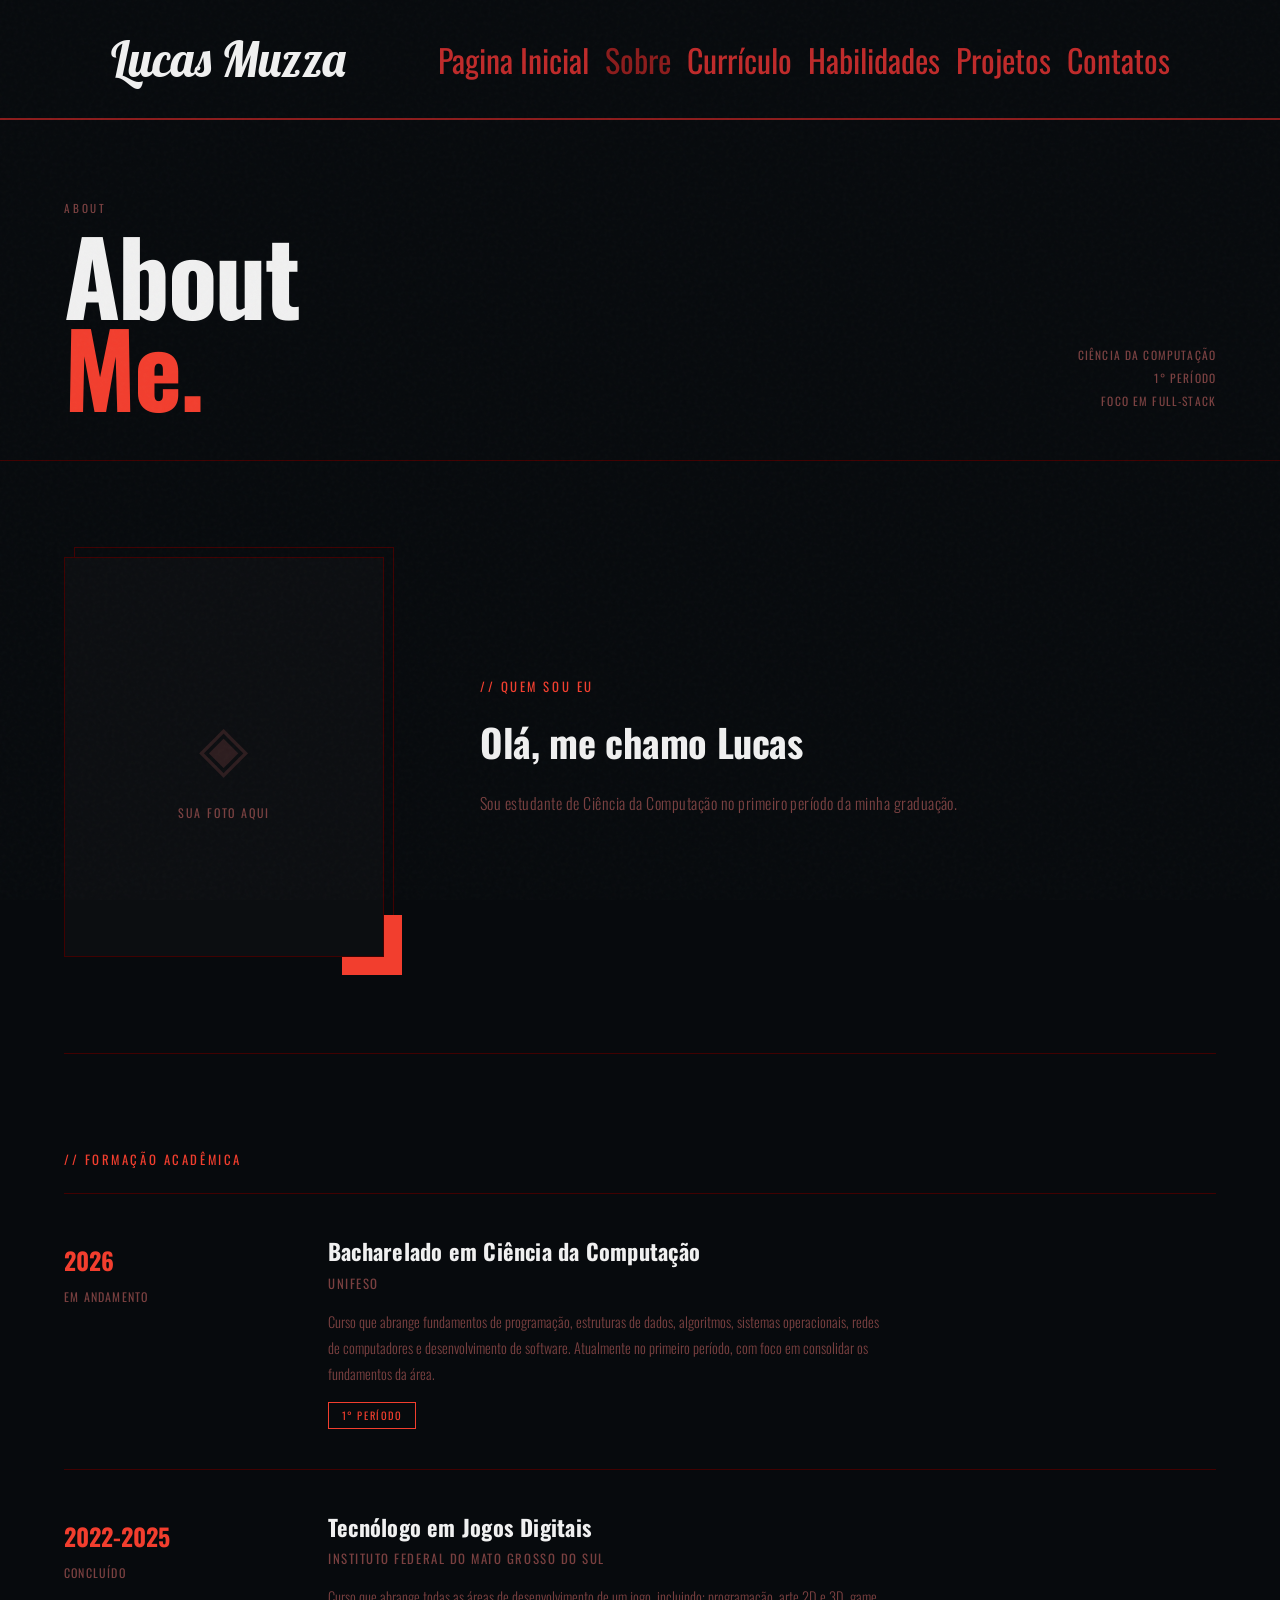
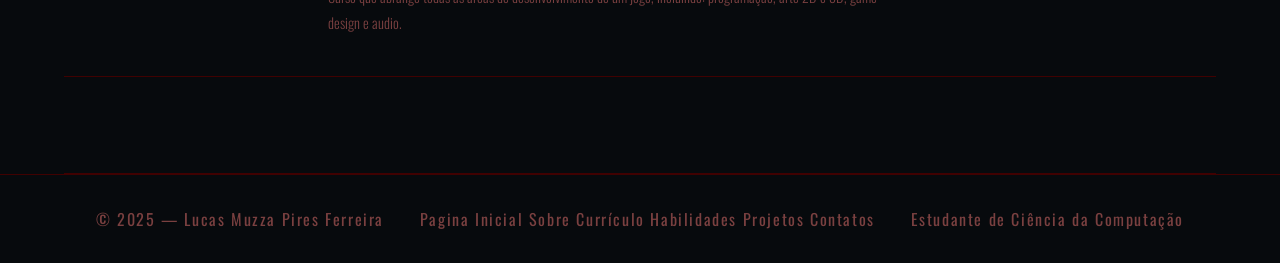
<file: About.html>
<!DOCTYPE html>
<html lang="pt-br">
<head>
    <meta charset="UTF-8">
    <meta name="viewport" content="width=device-width, initial-scale=1.0">
    <title>Lucas Muzza - Sobre</title>
    <link rel="preconnect" href="https://fonts.googleapis.com">
    <link rel="preconnect" href="https://fonts.gstatic.com" crossorigin>
    <link href="https://fonts.googleapis.com/css2?family=Lily+Script+One&family=Oswald:wght@200..700&display=swap" rel="stylesheet">
    <link href="https://fonts.googleapis.com/css2?family=Lily+Script+One&family=Lobster&family=Oswald:wght@200..700&family=Source+Serif+4:ital,opsz,wght@0,8..60,200..900;1,8..60,200..900&display=swap" rel="stylesheet">
    <link rel="stylesheet" href="Css/AboutPage.css" />
</head>
<body>

    <header>
        <nav class="header-nav">
            <div class="header-name" translate="no"><p><span>Lucas Muzza</span></p></div>
            <div class="header-links">
                <a href="./">Pagina Inicial</a>
                <a href="./About" class="active">Sobre</a>
                <a href="./Resume">Currículo</a>
                <a href="./Skills">Habilidades</a>
                <a href="./Projects">Projetos</a>
                <a href="./Contact">Contatos</a>
            </div>
        </nav>
    </header>

    <div class="page-header">
        <div>
            <p class="page-header-label">About</p>
            <h1 class="page-header-title">
                About
                <span>Me.</span>
            </h1>
        </div>
        <div class="page-header-right">
            <p>Ciência da Computação</p>
            <p>1° Período</p>
            <p>Foco em Full-Stack</p>
        </div>
    </div>

    <main>
        <section class="intro">
        <div class="photo-wrap">
                <div class="photo-placeholder">
                    <span class="photo-placeholder-icon">◈</span>
                    <span>Sua foto aqui</span>
                </div>
            </div>
            <div class="intro-text">
                <span class="section-label">// quem sou eu</span>
                <h2 class="intro-title">
                    Olá, me chamo Lucas
                </h2>
                <p class="intro-body">
                    Sou estudante de Ciência da Computação no primeiro período da minha graduação.
                </p>
            </div>
    </section>

    <section class="education">
        <span class="section-label">// formação acadêmica</span>

        <div class="edu-card">
            <div class="edu-period">
                <strong>2026</strong>
                Em andamento
            </div>
            <div class="edu-info">
                <h3 class="edu-course">Bacharelado em Ciência da Computação</h3>
                <p class="edu-institution">Unifeso</p>
                <p class="edu-desc">
                    Curso que abrange fundamentos de programação, estruturas de dados, algoritmos, sistemas operacionais, redes de computadores e desenvolvimento de software. Atualmente no primeiro período, com foco em consolidar os fundamentos da área.
                </p>
                <span class="edu-tag">1° Período</span>
            </div>
        </div>

        <div class="edu-card">
        <div class="edu-period">
            <strong>2022-2025</strong>
            Concluído
        </div>
        <div class="edu-info">
            <h3 class="edu-course">Tecnólogo em Jogos Digitais</h3>
            <p class="edu-institution">Instituto Federal do Mato Grosso do Sul</p>
            <p class="edu-desc">
                Curso que abrange todas as áreas de desenvolvimento de um jogo, incluindo: programação, arte 2D e 3D, game design e audio.
        </div>
    </div>

    </section>
    </main>

    <footer>
    <span>© 2025 — Lucas Muzza Pires Ferreira</span>
    <div class="footer-quicklinks">
        <div class="footer-quicklinks-container">
            <a href="./">Pagina Inicial</a>
            <a href="./About" class="active">Sobre</a>
            <a href="./Resume">Currículo</a>
            <a href="./Skills">Habilidades</a>
            <a href="./Projects">Projetos</a>
            <a href="./Contact">Contatos</a>
        </div>
    </div>
    <span>Estudante de Ciência da Computação</span>
    </footer>
</body>
</html>
</file>
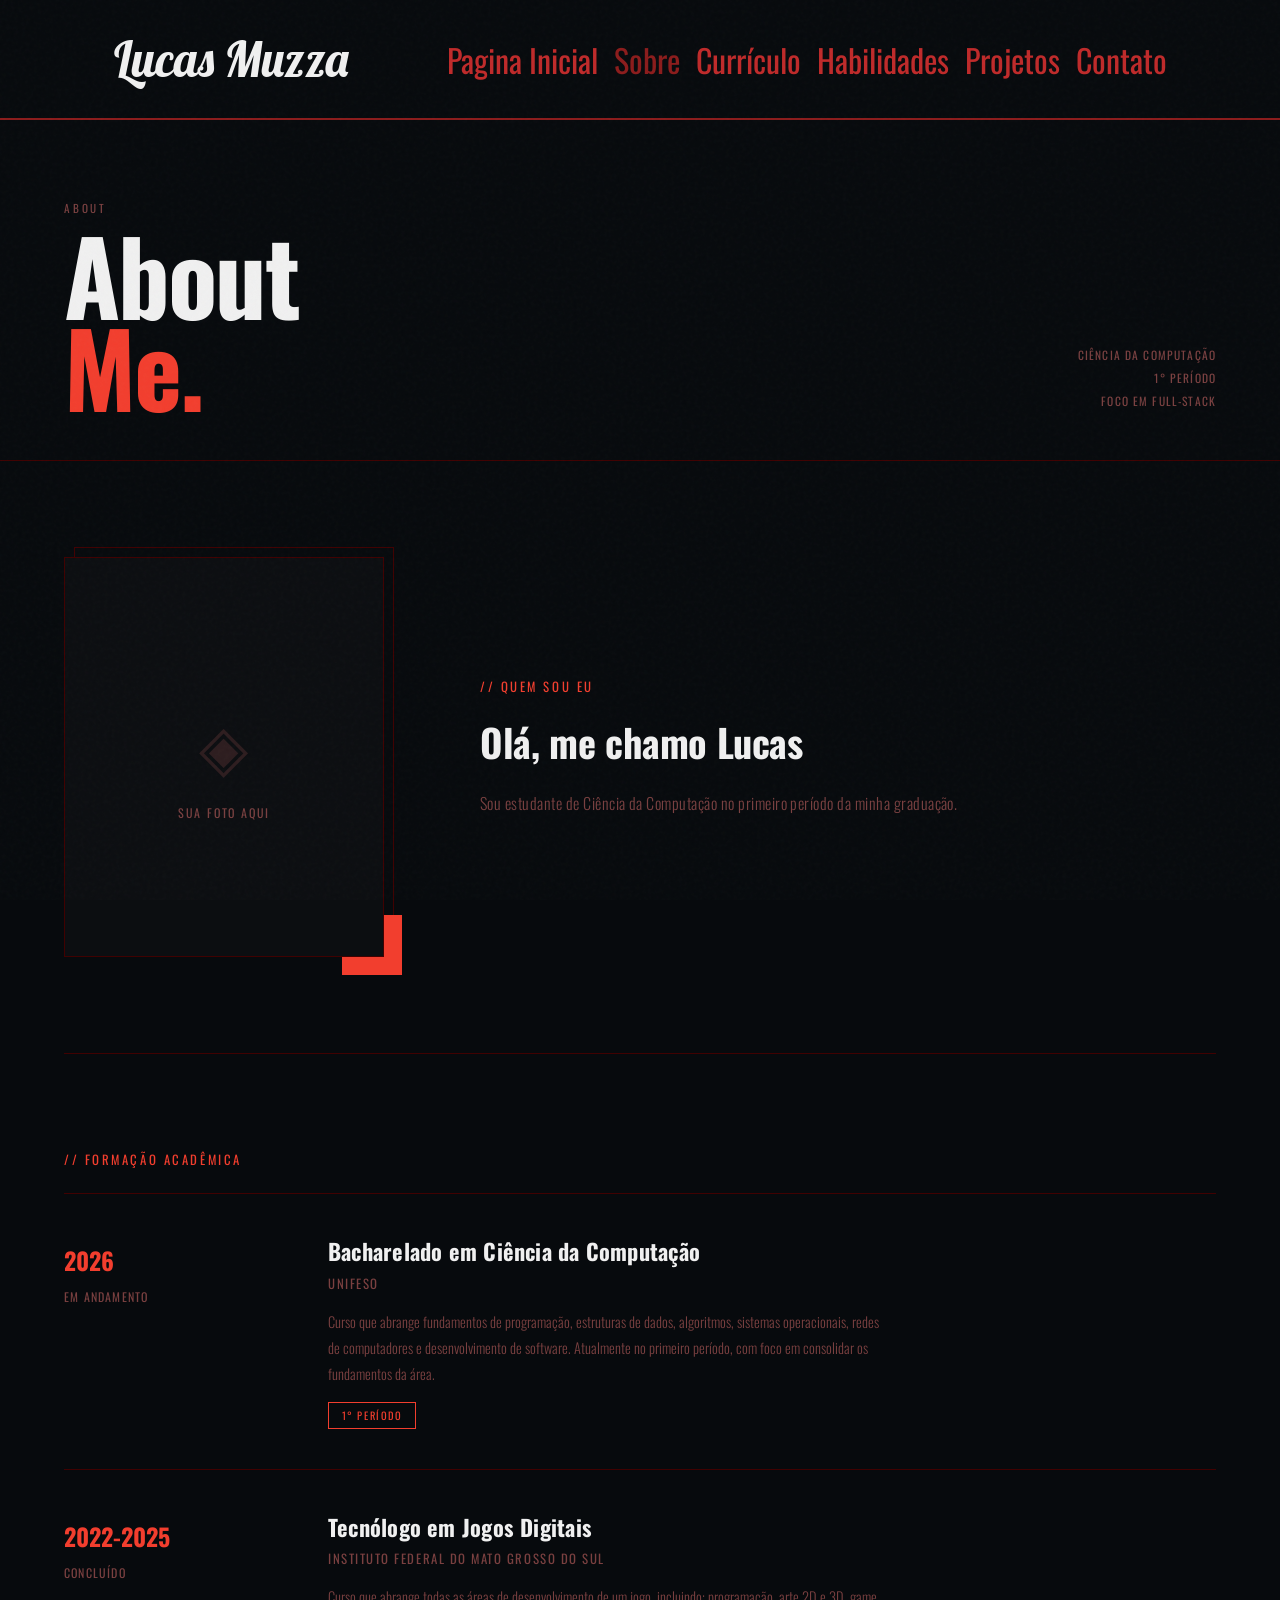
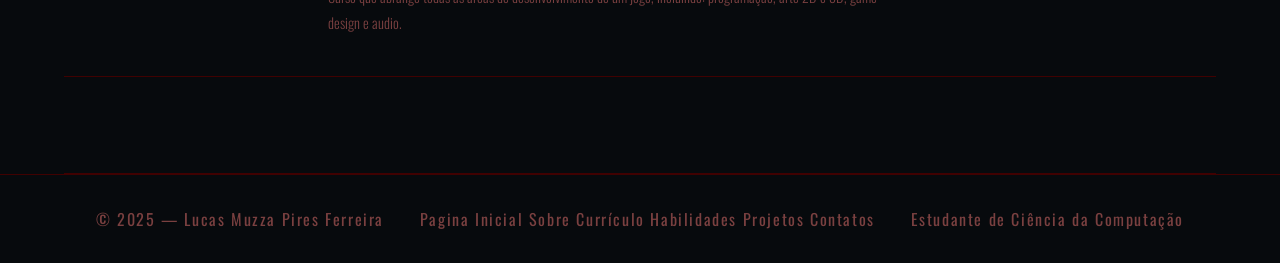
<file: AboutPage.html>
<!DOCTYPE html>
<html lang="en">
<head>
    <meta charset="UTF-8">
    <meta name="viewport" content="width=device-width, initial-scale=1.0">
    <title>Lucas Muzza - Sobre</title>
    <link rel="preconnect" href="https://fonts.googleapis.com">
    <link rel="preconnect" href="https://fonts.gstatic.com" crossorigin>
    <link href="https://fonts.googleapis.com/css2?family=Lily+Script+One&family=Oswald:wght@200..700&display=swap" rel="stylesheet">
    <link href="https://fonts.googleapis.com/css2?family=Lily+Script+One&family=Lobster&family=Oswald:wght@200..700&family=Source+Serif+4:ital,opsz,wght@0,8..60,200..900;1,8..60,200..900&display=swap" rel="stylesheet">
    <link rel="stylesheet" href="Css/AboutPage.css" />
</head>
<body>

    <header>
        <nav class="header-nav">
            <div class="header-name"><p><span>Lucas Muzza</span></p></div>
            <div class="header-links">
                <a href="./">Pagina Inicial</a>
                <a href="./AboutPage" class="active">Sobre</a>
                <a href="./CurriculumPage">Currículo</a>
                <a href="./SkillsPage">Habilidades</a>
                <a href="./ProjectsPage">Projetos</a>
                <a href="./ContactPage">Contato</a>
            </div>
        </nav>
    </header>

    <div class="page-header">
        <div>
            <p class="page-header-label">About</p>
            <h1 class="page-header-title">
                About
                <span>Me.</span>
            </h1>
        </div>
        <div class="page-header-right">
            <p>Ciência da Computação</p>
            <p>1° Período</p>
            <p>Foco em Full-Stack</p>
        </div>
    </div>

    <main>
        <section class="intro">
        <div class="photo-wrap">
                <div class="photo-placeholder">
                    <span class="photo-placeholder-icon">◈</span>
                    <span>Sua foto aqui</span>
                </div>
            </div>
            <div class="intro-text">
                <span class="section-label">// quem sou eu</span>
                <h2 class="intro-title">
                    Olá, me chamo Lucas
                </h2>
                <p class="intro-body">
                    Sou estudante de Ciência da Computação no primeiro período da minha graduação.
                </p>
                <!-- <p class="intro-body">
                    Minha jornada começou pelo front-end — aprendendo HTML e CSS para entender como as páginas ganham forma e vida. Cada projeto é uma oportunidade de crescer e consolidar o que aprendo.
                </p>
                <p class="intro-body">
                    Sou metódico, comprometido e acredito que a base sólida que estou construindo agora será o diferencial da minha carreira como desenvolvedor full stack no futuro.
                </p> -->
            </div>
    </section>

    <section class="education">
        <span class="section-label">// formação acadêmica</span>

        <div class="edu-card">
            <div class="edu-period">
                <strong>2026</strong>
                Em andamento
            </div>
            <div class="edu-info">
                <h3 class="edu-course">Bacharelado em Ciência da Computação</h3>
                <p class="edu-institution">Unifeso</p>
                <p class="edu-desc">
                    Curso que abrange fundamentos de programação, estruturas de dados, algoritmos, sistemas operacionais, redes de computadores e desenvolvimento de software. Atualmente no primeiro período, com foco em consolidar os fundamentos da área.
                </p>
                <span class="edu-tag">1° Período</span>
            </div>
        </div>

        <div class="edu-card">
        <div class="edu-period">
            <strong>2022-2025</strong>
            Concluído
        </div>
        <div class="edu-info">
            <h3 class="edu-course">Tecnólogo em Jogos Digitais</h3>
            <p class="edu-institution">Instituto Federal do Mato Grosso do Sul</p>
            <p class="edu-desc">
                Curso que abrange todas as áreas de desenvolvimento de um jogo, incluindo: programação, arte 2D e 3D, game design e audio.
        </div>
    </div>

    </section>
    </main>

    <footer>
    <span>© 2025 — Lucas Muzza Pires Ferreira</span>
    <div class="footer-quicklinks">
        <div class="footer-quicklinks-container">
            <a href="./">Pagina Inicial</a>
            <a href="./AboutPage" class="active">Sobre</a>
            <a href="./CurriculumPage">Currículo</a>
            <a href="./SkillsPage">Habilidades</a>
            <a href="./ProjectsPage">Projetos</a>
            <a href="./ContactPage">Contatos</a>
        </div>
    </div>
    <span>Estudante de Ciência da Computação</span>
    </footer>
</body>
</html>
</file>
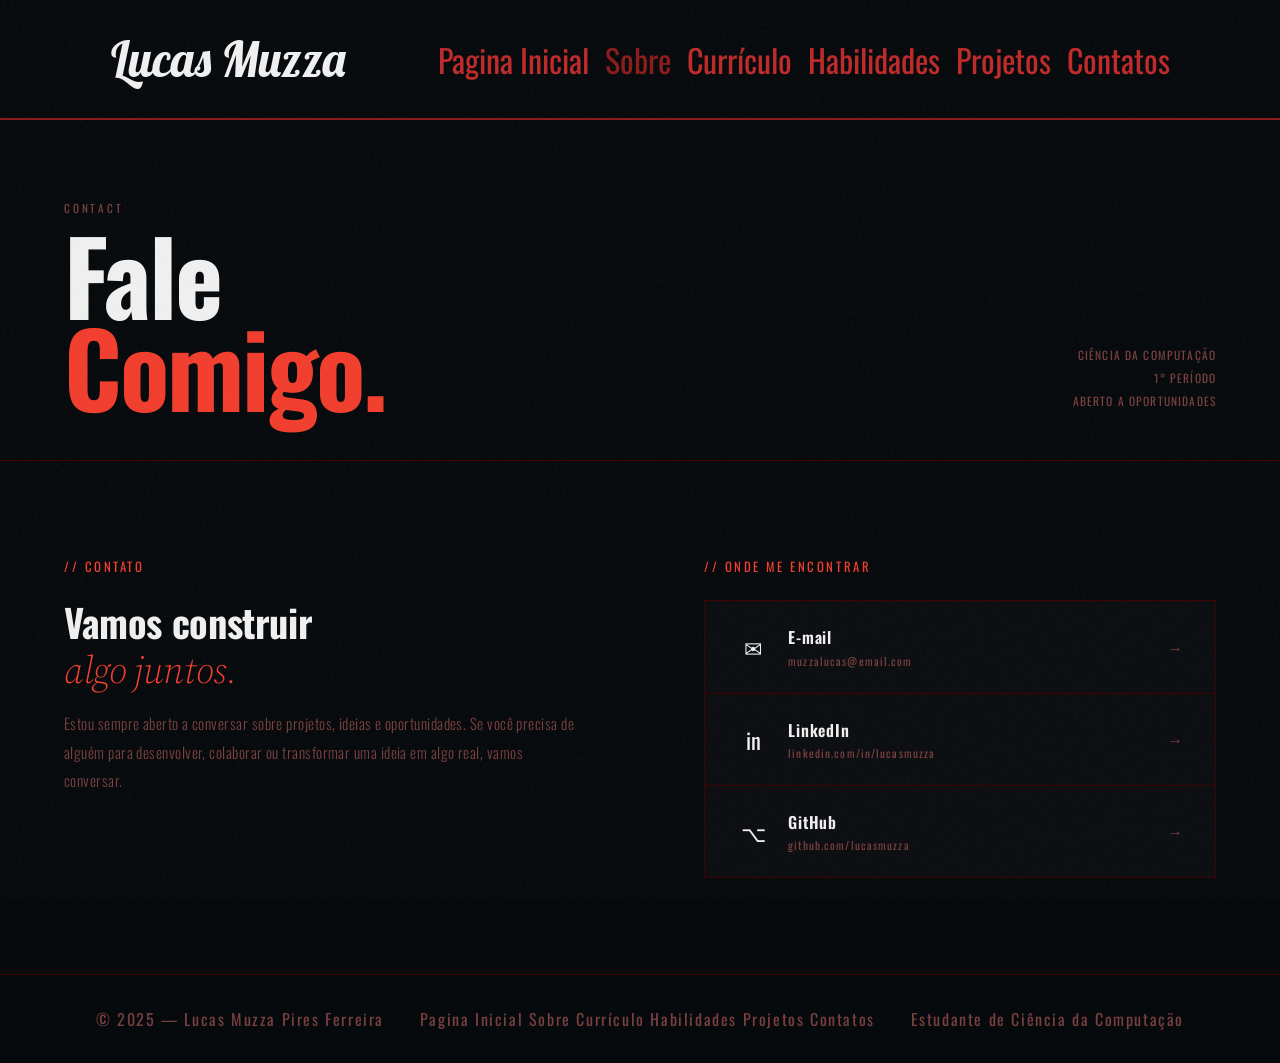
<file: Contact.html>
<!DOCTYPE html>
<html lang="pt-br">
<head>
    <meta charset="UTF-8">
    <meta name="viewport" content="width=device-width, initial-scale=1.0">
    <title>Lucas Muzza - Contato</title>
    <link rel="preconnect" href="https://fonts.googleapis.com">
    <link rel="preconnect" href="https://fonts.gstatic.com" crossorigin>
    <link href="https://fonts.googleapis.com/css2?family=Lily+Script+One&family=Oswald:wght@200..700&display=swap" rel="stylesheet">
    <link href="https://fonts.googleapis.com/css2?family=Lily+Script+One&family=Lobster&family=Oswald:wght@200..700&family=Source+Serif+4:ital,opsz,wght@0,8..60,200..900;1,8..60,200..900&display=swap" rel="stylesheet">
    <link rel="stylesheet" href="Css/ContactPage.css" />
</head>
<body>
    <header>
        <nav class="header-nav">
            <div class="header-name"><p><span>Lucas Muzza</span></p></div>
            <div class="header-links">
                <a href="./">Pagina Inicial</a>
                <a href="./About" class="active">Sobre</a>
                <a href="./Resume">Currículo</a>
                <a href="./Skills">Habilidades</a>
                <a href="./Projects">Projetos</a>
                <a href="./Contact">Contatos</a>
            </div>
        </nav>
    </header>

    <div class="page-header">
        <div>
            <p class="page-header-label">Contact</p>
            <h1 class="page-header-title">
                Fale
                <span>Comigo.</span>
            </h1>
        </div>
        <div class="page-header-right">
            <p>Ciência da Computação</p>
            <p>1° Período</p>
            <p>Aberto a oportunidades</p>
        </div>
    </div>

    <main>

        <div class="contact-info">
            <span class="section-label">// contato</span>
            <h2 class="contact-title">
                Vamos construir<br>
                <em>algo juntos.</em>
            </h2>
            <p class="contact-desc">
                Estou sempre aberto a conversar sobre projetos, ideias e oportunidades.
Se você precisa de alguém para desenvolver, colaborar ou transformar uma ideia em algo real, vamos conversar.
            </p>
        </div>

        <section class="contact">
            <div class="contact-info">
                <span class="section-label">// Onde me Encontrar</span>
                <div class="contact-links">

                    <a href="mailto:muzzalucas@email.com" class="contact-link">
                    <div class="contact-link-left">
                        <span class="contact-link-icon">✉</span>
                        <div class="contact-link-info">
                            <span class="contact-link-name">E-mail</span>
                            <span class="contact-link-value">muzzalucas@email.com</span>
                        </div>
                    </div>
                    <span class="contact-link-arrow">→</span>
                </a>

                <a href="https://www.linkedin.com/in/lucasmuzza/" target="_blank" class="contact-link">
                    <div class="contact-link-left">
                        <span class="contact-link-icon">in</span>
                        <div class="contact-link-info">
                            <span class="contact-link-name">LinkedIn</span>
                            <span class="contact-link-value">linkedin.com/in/lucasmuzza</span>
                        </div>
                    </div>
                    <span class="contact-link-arrow">→</span>
                </a>

                <a href="https://github.com/lucasmuzza" target="_blank" class="contact-link">
                    <div class="contact-link-left">
                        <span class="contact-link-icon">⌥</span>
                        <div class="contact-link-info">
                            <span class="contact-link-name">GitHub</span>
                            <span class="contact-link-value">github.com/lucasmuzza</span>
                        </div>
                    </div>
                    <span class="contact-link-arrow">→</span>
                </a>
                
                </div>
            </div>

        </section>

    </main>

    <footer>
    <span>© 2025 — Lucas Muzza Pires Ferreira</span>
    <div class="footer-quicklinks">
        <div class="footer-quicklinks-container">
            <a href="./">Pagina Inicial</a>
            <a href="./About">Sobre</a>
            <a href="./Resume">Currículo</a>
            <a href="./Skills">Habilidades</a>
            <a href="./Projects">Projetos</a>
            <a href="./Contact" class="active">Contatos</a>
        </div>
    </div>
    <span>Estudante de Ciência da Computação</span>
    </footer>
</body>
</html>
</file>
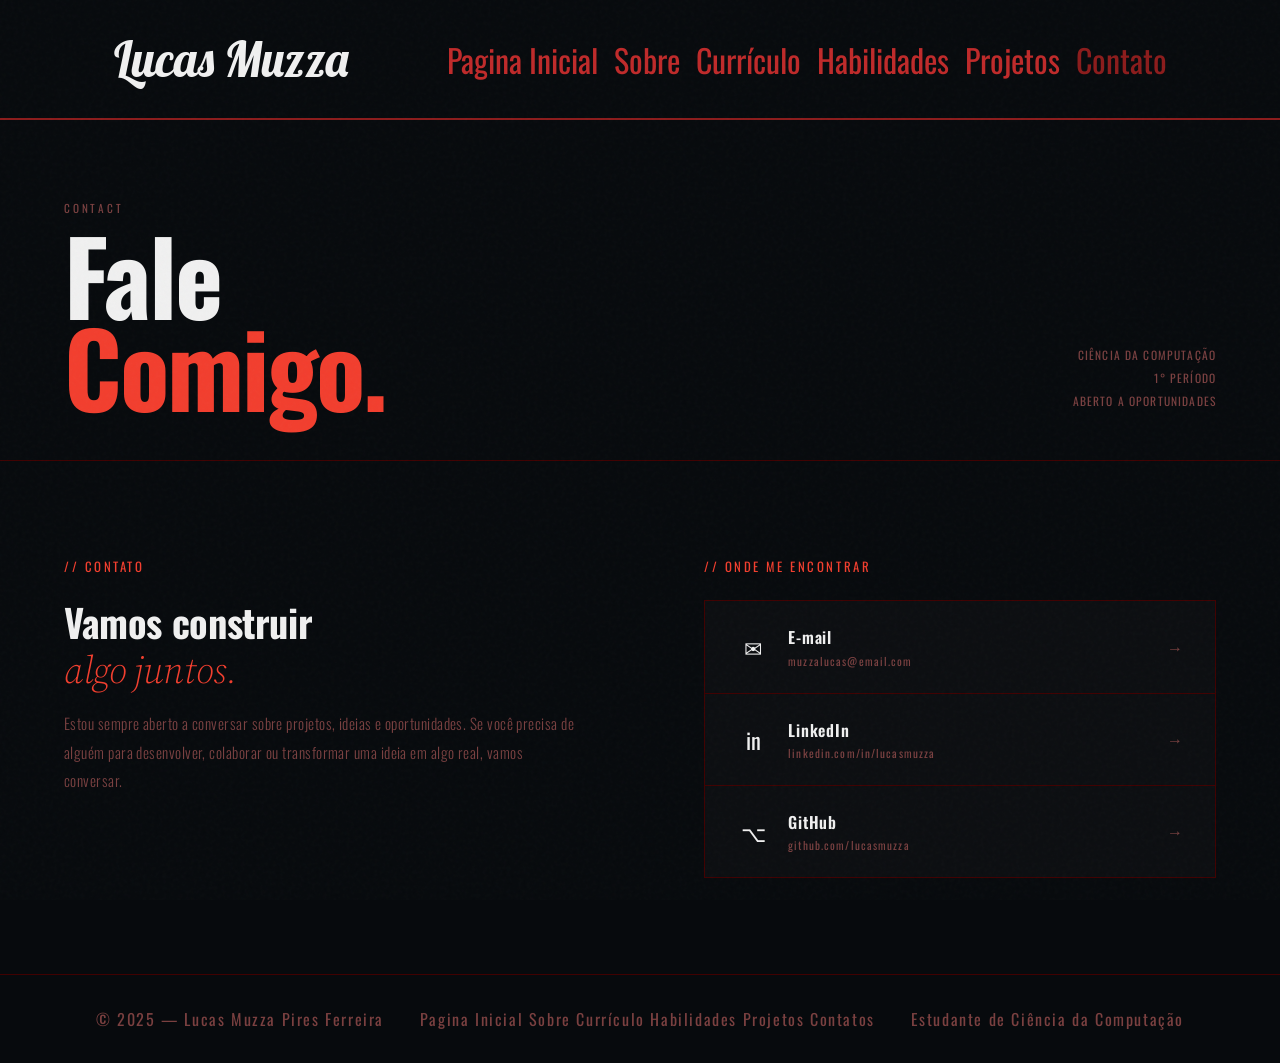
<file: ContactPage.html>
<!DOCTYPE html>
<html lang="en">
<head>
    <meta charset="UTF-8">
    <meta name="viewport" content="width=device-width, initial-scale=1.0">
    <title>Lucas Muzza - Contato</title>
    <link rel="preconnect" href="https://fonts.googleapis.com">
    <link rel="preconnect" href="https://fonts.gstatic.com" crossorigin>
    <link href="https://fonts.googleapis.com/css2?family=Lily+Script+One&family=Oswald:wght@200..700&display=swap" rel="stylesheet">
    <link href="https://fonts.googleapis.com/css2?family=Lily+Script+One&family=Lobster&family=Oswald:wght@200..700&family=Source+Serif+4:ital,opsz,wght@0,8..60,200..900;1,8..60,200..900&display=swap" rel="stylesheet">
    <link rel="stylesheet" href="Css/ContactPage.css" />
</head>
<body>
    <header>
        <nav class="header-nav">
            <div class="header-name"><p><span>Lucas Muzza</span></p></div>
            <div class="header-links">
                <a href="./">Pagina Inicial</a>
                <a href="./AboutPage">Sobre</a>
                <a href="./CurriculumPage">Currículo</a>
                <a href="./SkillsPage">Habilidades</a>
                <a href="./ProjectsPage">Projetos</a>
                <a href="./ContactPage" class="active" >Contato</a>
            </div>
        </nav>
    </header>

    <div class="page-header">
        <div>
            <p class="page-header-label">Contact</p>
            <h1 class="page-header-title">
                Fale
                <span>Comigo.</span>
            </h1>
        </div>
        <div class="page-header-right">
            <p>Ciência da Computação</p>
            <p>1° Período</p>
            <p>Aberto a oportunidades</p>
        </div>
    </div>

    <main>

        <div class="contact-info">
            <span class="section-label">// contato</span>
            <h2 class="contact-title">
                Vamos construir<br>
                <em>algo juntos.</em>
            </h2>
            <p class="contact-desc">
                Estou sempre aberto a conversar sobre projetos, ideias e oportunidades.
Se você precisa de alguém para desenvolver, colaborar ou transformar uma ideia em algo real, vamos conversar.
            </p>
        </div>

        <section class="contact">
            <div class="contact-info">
                <span class="section-label">// Onde me Encontrar</span>
                <div class="contact-links">

                    <a href="mailto:muzzalucas@email.com" class="contact-link">
                    <div class="contact-link-left">
                        <span class="contact-link-icon">✉</span>
                        <div class="contact-link-info">
                            <span class="contact-link-name">E-mail</span>
                            <span class="contact-link-value">muzzalucas@email.com</span>
                        </div>
                    </div>
                    <span class="contact-link-arrow">→</span>
                </a>

                <a href="https://www.linkedin.com/in/lucasmuzza/" target="_blank" class="contact-link">
                    <div class="contact-link-left">
                        <span class="contact-link-icon">in</span>
                        <div class="contact-link-info">
                            <span class="contact-link-name">LinkedIn</span>
                            <span class="contact-link-value">linkedin.com/in/lucasmuzza</span>
                        </div>
                    </div>
                    <span class="contact-link-arrow">→</span>
                </a>

                <a href="https://github.com/lucasmuzza" target="_blank" class="contact-link">
                    <div class="contact-link-left">
                        <span class="contact-link-icon">⌥</span>
                        <div class="contact-link-info">
                            <span class="contact-link-name">GitHub</span>
                            <span class="contact-link-value">github.com/lucasmuzza</span>
                        </div>
                    </div>
                    <span class="contact-link-arrow">→</span>
                </a>
                
                </div>
            </div>

        </section>

    </main>

    <footer>
    <span>© 2025 — Lucas Muzza Pires Ferreira</span>
    <div class="footer-quicklinks">
        <div class="footer-quicklinks-container">
            <a href="./">Pagina Inicial</a>
            <a href="./AboutPage">Sobre</a>
            <a href="./CurriculumPage">Currículo</a>
            <a href="./SkillsPage">Habilidades</a>
            <a href="./ProjectsPage">Projetos</a>
            <a href="./ContactPage" class="active">Contatos</a>
        </div>
    </div>
    <span>Estudante de Ciência da Computação</span>
    </footer>
</body>
</html>
</file>
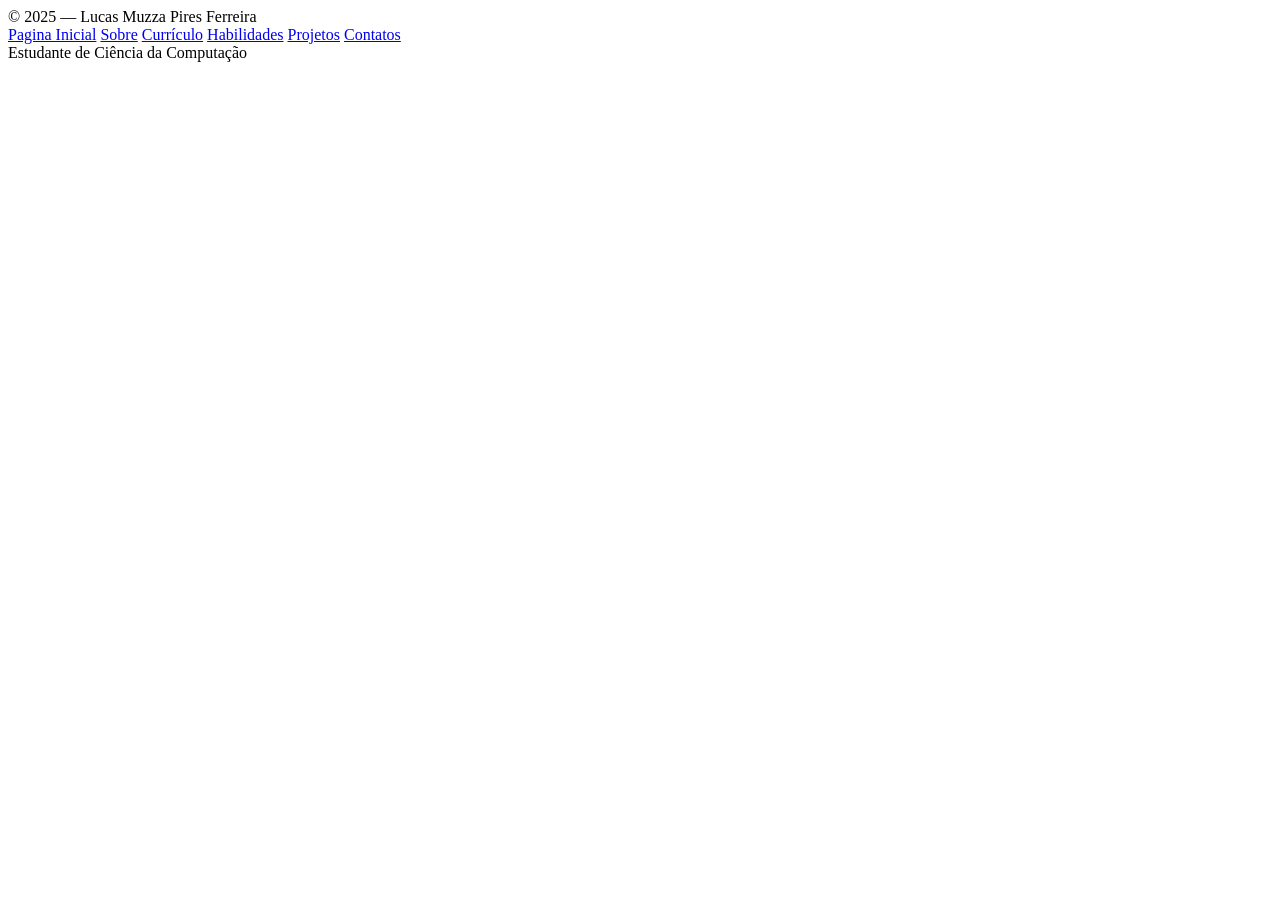
<file: CurriculumPage.html>
<!DOCTYPE html>
<html lang="en">
<head>
    <meta charset="UTF-8">
    <meta name="viewport" content="width=device-width, initial-scale=1.0">
    <title>Lucas Muzza - Currículo</title>
</head>
<body>
    
    <footer>
    <span>© 2025 — Lucas Muzza Pires Ferreira</span>
    <div class="footer-quicklinks">
        <div class="footer-quicklinks-container">
            <a href="./">Pagina Inicial</a>
            <a href="./AboutPage">Sobre</a>
            <a href="./CurriculumPage" class="active">Currículo</a>
            <a href="./SkillsPage">Habilidades</a>
            <a href="./ProjectsPage">Projetos</a>
            <a href="./ContactPage">Contatos</a>
        </div>
    </div>
    <span>Estudante de Ciência da Computação</span>
    </footer>
</body>
</html>
</file>
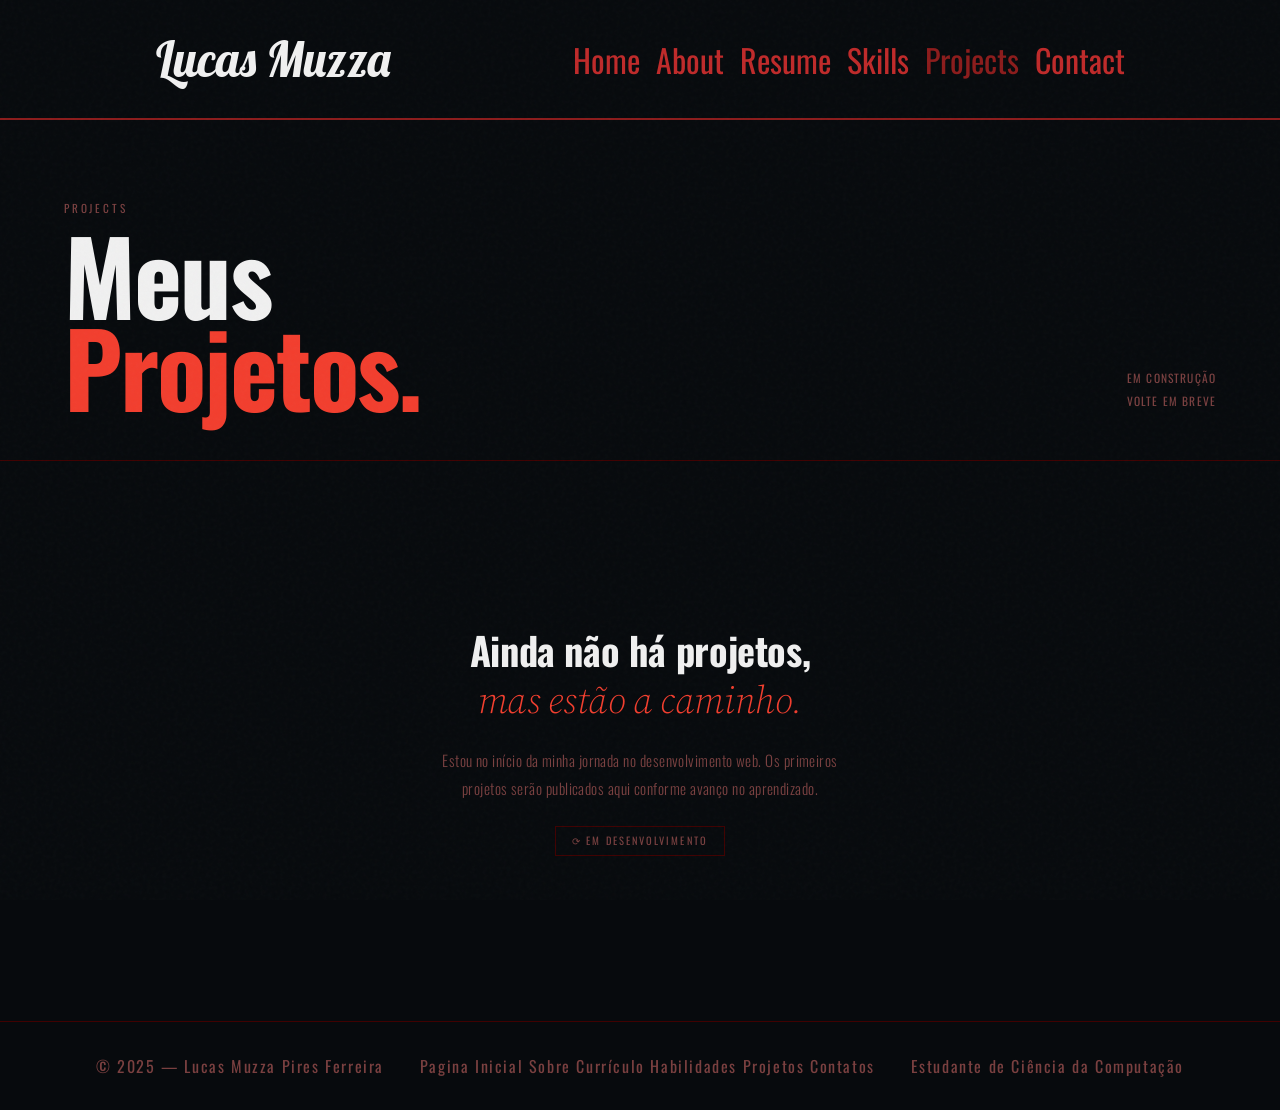
<file: Projects.html>
<!DOCTYPE html>
<html lang="pt-br">
<head>
    <meta charset="UTF-8">
    <meta name="viewport" content="width=device-width, initial-scale=1.0">
    <title>Lucas Muzza - Projetos</title>
    <link rel="preconnect" href="https://fonts.googleapis.com">
    <link rel="preconnect" href="https://fonts.gstatic.com" crossorigin>
    <link href="https://fonts.googleapis.com/css2?family=Lily+Script+One&family=Oswald:wght@200..700&display=swap" rel="stylesheet">
    <link href="https://fonts.googleapis.com/css2?family=Lily+Script+One&family=Lobster&family=Oswald:wght@200..700&family=Source+Serif+4:ital,opsz,wght@0,8..60,200..900;1,8..60,200..900&display=swap" rel="stylesheet">
    <link rel="stylesheet" href="Css/ProjectsPage.css" />
</head>
<body>

    <header>
        <nav class="header-nav">
            <div class="header-name"><p><span>Lucas Muzza</span></p></div>
            <div class="header-links">
                <a href="./index">Home</a>
                <a href="./About">About</a>
                <a href="./Resume">Resume</a>
                <a href="./Skills">Skills</a>
                <a href="./Projects" class="active">Projects</a>
                <a href="./Contact">Contact</a>
            </div>
        </nav>
    </header>

    <div class="page-header">
        <div>
            <p class="page-header-label">Projects</p>
            <h1 class="page-header-title">
                Meus
                <span>Projetos.</span>
            </h1>
        </div>
        <div class="page-header-right">
            <p>Em construção</p>
            <p>Volte em breve</p>
        </div>
    </div>

    <div class="empty-state">
        <h2 class="empty-message-title">
            Ainda não há projetos,<br>
            <em>mas estão a caminho.</em>
        </h2>
        <p class="empty-message-desc">
            Estou no início da minha jornada no desenvolvimento web. Os primeiros projetos serão publicados aqui conforme avanço no aprendizado.
        </p>
        <span class="empty-message-tag">⟳ Em desenvolvimento</span>
    </div>

    
    <footer>
    <span>© 2025 — Lucas Muzza Pires Ferreira</span>
    <div class="footer-quicklinks">
        <div class="footer-quicklinks-container">
            <a href="./">Pagina Inicial</a>
            <a href="./About">Sobre</a>
            <a href="./Resume">Currículo</a>
            <a href="./Skills">Habilidades</a>
            <a href="./Projects" class="active">Projetos</a>
            <a href="./Contact">Contatos</a>
        </div>
    </div>
    <span>Estudante de Ciência da Computação</span>
    </footer>
</body>
</html>
</file>
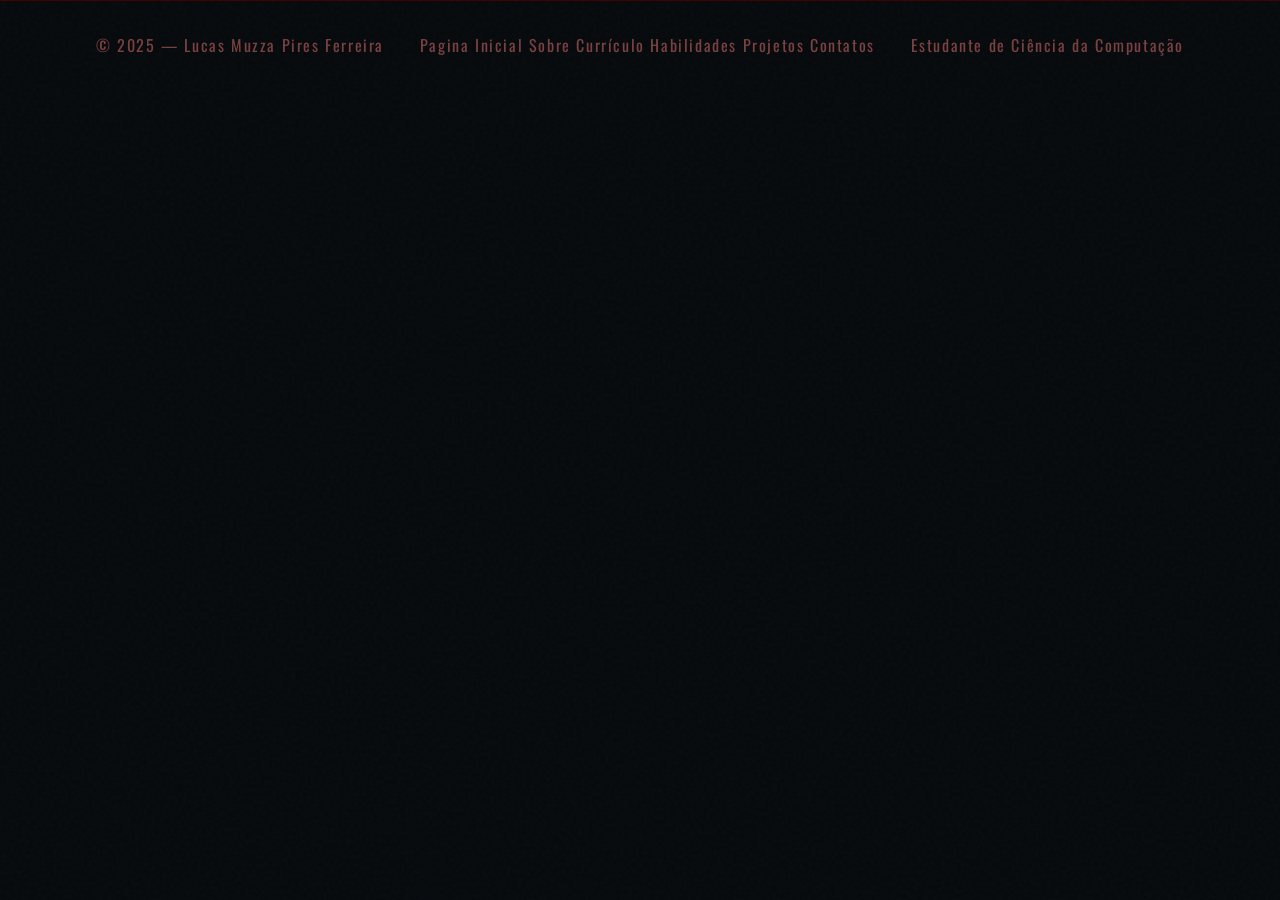
<file: ProjectsPage.html>
<!DOCTYPE html>
<html lang="pt-br">
<head>
    <meta charset="UTF-8">
    <meta name="viewport" content="width=device-width, initial-scale=1.0">
    <title>Lucas Muzza - Projetos</title>
    <link rel="preconnect" href="https://fonts.googleapis.com">
    <link rel="preconnect" href="https://fonts.gstatic.com" crossorigin>
    <link href="https://fonts.googleapis.com/css2?family=Lily+Script+One&family=Oswald:wght@200..700&display=swap" rel="stylesheet">
    <link href="https://fonts.googleapis.com/css2?family=Lily+Script+One&family=Lobster&family=Oswald:wght@200..700&family=Source+Serif+4:ital,opsz,wght@0,8..60,200..900;1,8..60,200..900&display=swap" rel="stylesheet">
    <link rel="stylesheet" href="Css/ProjectsPage.css" />
</head>
<body>
    
    <footer>
    <span>© 2025 — Lucas Muzza Pires Ferreira</span>
    <div class="footer-quicklinks">
        <div class="footer-quicklinks-container">
            <a href="./">Pagina Inicial</a>
            <a href="./AboutPage">Sobre</a>
            <a href="./CurriculumPage">Currículo</a>
            <a href="./SkillsPage">Habilidades</a>
            <a href="./ProjectsPage" class="active">Projetos</a>
            <a href="./ContactPage">Contatos</a>
        </div>
    </div>
    <span>Estudante de Ciência da Computação</span>
    </footer>
</body>
</html>
</file>
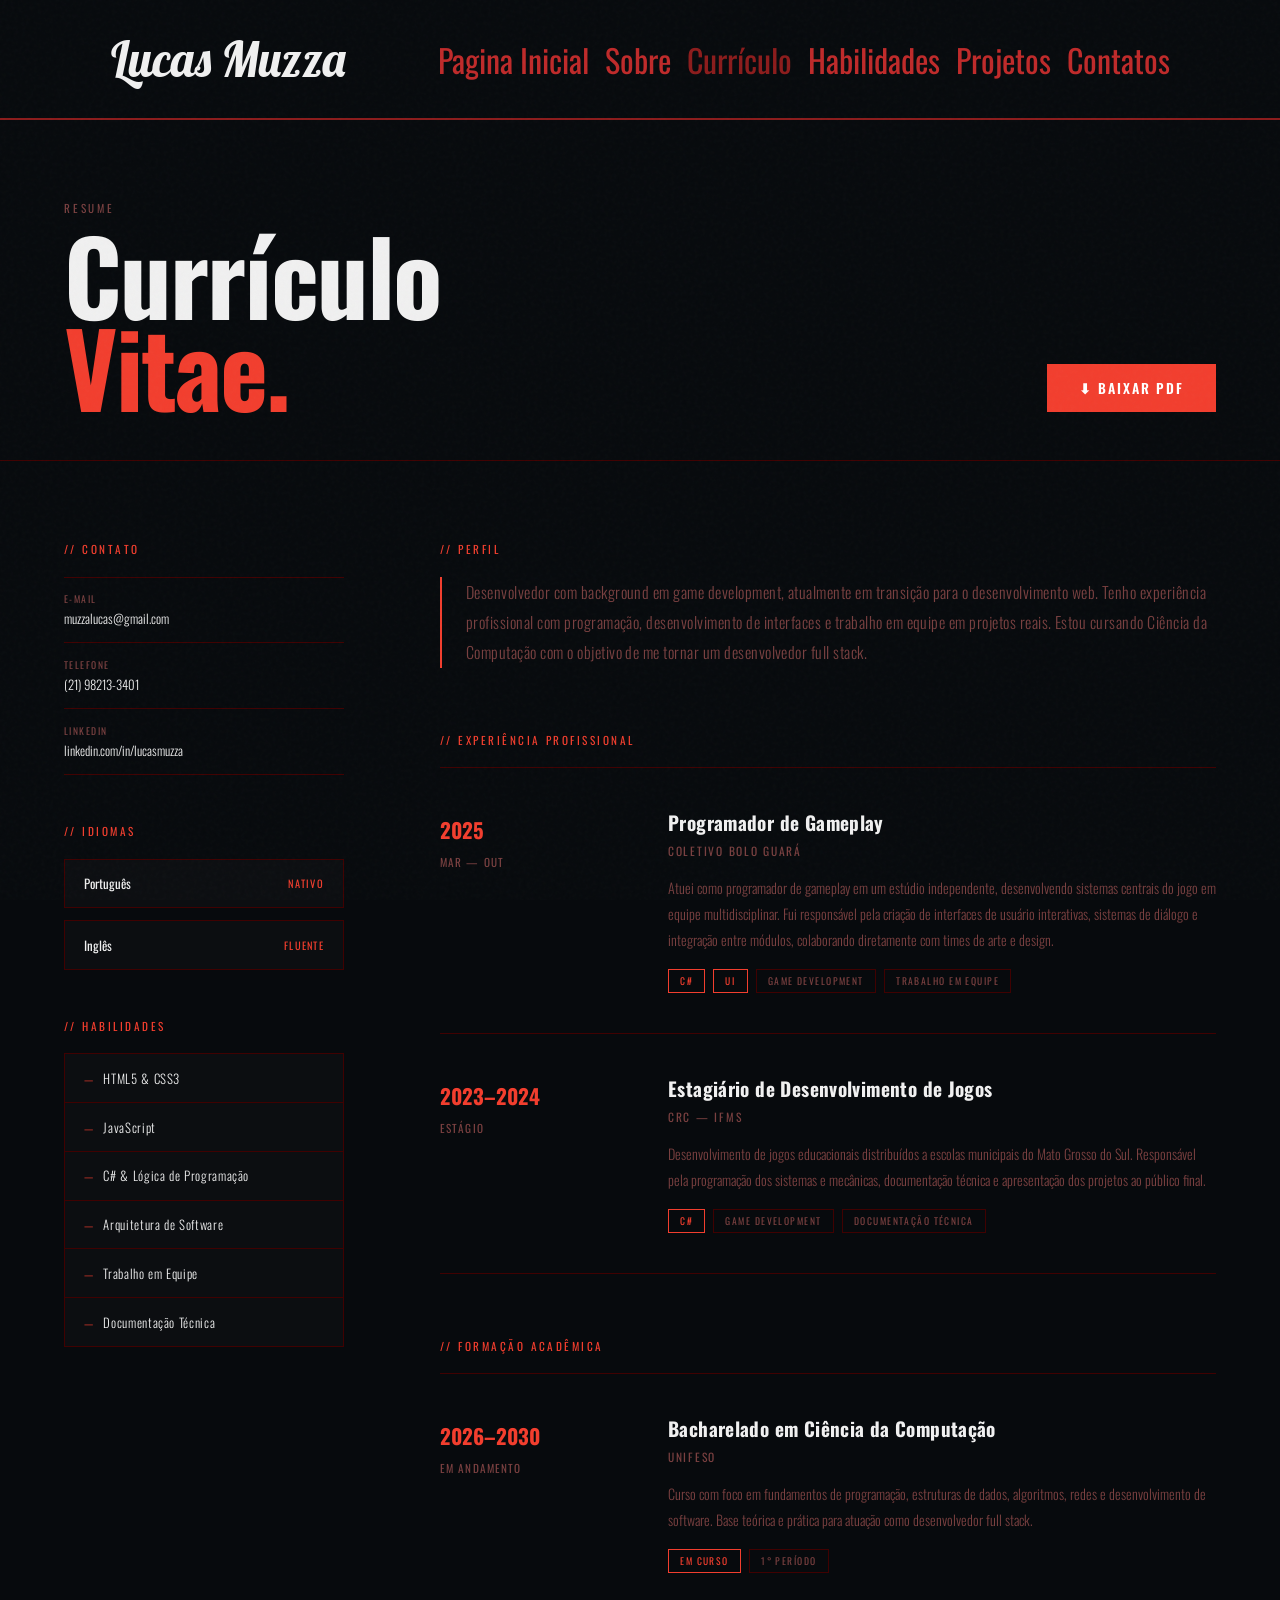
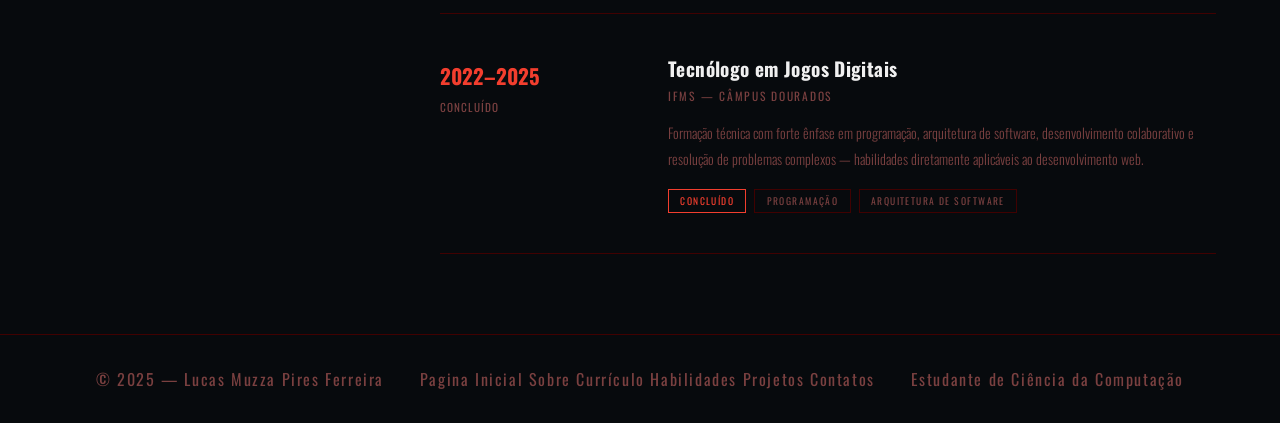
<file: Resume.html>
<!DOCTYPE html>
<html lang="pt-br">
<head>
    <meta charset="UTF-8">
    <meta name="viewport" content="width=device-width, initial-scale=1.0">
    <title>Lucas Muzza - Currículo</title>
    <link rel="preconnect" href="https://fonts.googleapis.com">
    <link rel="preconnect" href="https://fonts.gstatic.com" crossorigin>
    <link href="https://fonts.googleapis.com/css2?family=Lily+Script+One&family=Oswald:wght@200..700&display=swap" rel="stylesheet">
    <link href="https://fonts.googleapis.com/css2?family=Lily+Script+One&family=Lobster&family=Oswald:wght@200..700&family=Source+Serif+4:ital,opsz,wght@0,8..60,200..900;1,8..60,200..900&display=swap" rel="stylesheet">
    <link rel="stylesheet" href="Css/ResumePage.css" />
</head>
<body>

    <header>
        <nav class="header-nav">
            <div class="header-name" translate="no"><p><span>Lucas Muzza</span></p></div>
            <div class="header-links">
                <a href="./">Pagina Inicial</a>
                <a href="./About">Sobre</a>
                <a href="./Resume" class="active">Currículo</a>
                <a href="./Skills">Habilidades</a>
                <a href="./Projects">Projetos</a>
                <a href="./Contact">Contatos</a>
            </div>
        </nav>
    </header>

    <div class="page-header">
        <div>
            <p class="page-header-label">Resume</p>
            <h1 class="page-header-title">
                Currículo
                <span>Vitae.</span>
            </h1>
        </div>
        <div class="page-header-right">
            <a href="Others/curriculo-LucasMuzza.pdf" download class="btn-download">⬇ Baixar PDF</a>
        </div>
    </div>

<main>
    <!-- SIDEBAR -->
    <aside class="sidebar">

        <div class="sidebar-block">
            <span class="section-label">// contato</span>
            <div class="sidebar-contact-item">
                <span class="sidebar-contact-label">E-mail</span>
                <a href="mailto:muzzalucas@gmail.com" class="sidebar-contact-value">muzzalucas@gmail.com</a>
            </div>
            <div class="sidebar-contact-item">
                <span class="sidebar-contact-label">Telefone</span>
                <span class="sidebar-contact-value">(21) 98213-3401</span>
            </div>
            <div class="sidebar-contact-item">
                <span class="sidebar-contact-label">LinkedIn</span>
                <a href="https://linkedin.com/in/lucasmuzza" target="_blank" class="sidebar-contact-value">linkedin.com/in/lucasmuzza</a>
            </div>
        </div>

        <div class="sidebar-block">
            <span class="section-label">// idiomas</span>
            <div class="lang-list">
                <div class="lang-item">
                    <span>Português</span>
                    <span class="lang-level">Nativo</span>
                </div>
                <div class="lang-item">
                    <span>Inglês</span>
                    <span class="lang-level">Fluente</span>
                </div>
            </div>
        </div>

        <div class="sidebar-block">
            <span class="section-label">// habilidades</span>
            <div class="skills-list">
                <div class="skill-item">HTML5 & CSS3</div>
                <div class="skill-item">JavaScript</div>
                <div class="skill-item">C# & Lógica de Programação</div>
                <div class="skill-item">Arquitetura de Software</div>
                <div class="skill-item">Trabalho em Equipe</div>
                <div class="skill-item">Documentação Técnica</div>
            </div>
        </div>

    </aside>

    <!-- CONTENT -->
    <div class="content">

        <!-- PERFIL -->
        <div class="content-section">
            <span class="section-label">// perfil</span>
            <p class="profile-text">
                Desenvolvedor com background em game development, atualmente em transição para o desenvolvimento web. Tenho experiência profissional com programação, desenvolvimento de interfaces e trabalho em equipe em projetos reais. Estou cursando Ciência da Computação com o objetivo de me tornar um desenvolvedor full stack.
            </p>
        </div>

        <!-- EXPERIÊNCIA -->
        <div class="content-section">
            <span class="section-label">// experiência profissional</span>
            <div class="timeline">

                <div class="timeline-item">
                    <div class="timeline-period">
                        <strong>2025</strong>
                        Mar — Out
                    </div>
                    <div class="timeline-body">
                        <h3 class="timeline-title">Programador de Gameplay</h3>
                        <p class="timeline-company">Coletivo Bolo Guará</p>
                        <p class="timeline-desc">
                            Atuei como programador de gameplay em um estúdio independente, desenvolvendo sistemas centrais do jogo em equipe multidisciplinar. Fui responsável pela criação de interfaces de usuário interativas, sistemas de diálogo e integração entre módulos, colaborando diretamente com times de arte e design.
                        </p>
                        <div class="timeline-tags">
                            <span class="tag highlight">C#</span>
                            <span class="tag highlight">UI</span>
                            <span class="tag">Game Development</span>
                            <span class="tag">Trabalho em Equipe</span>
                        </div>
                    </div>
                </div>

                <div class="timeline-item">
                    <div class="timeline-period">
                        <strong>2023–2024</strong>
                        Estágio
                    </div>
                    <div class="timeline-body">
                        <h3 class="timeline-title">Estagiário de Desenvolvimento de Jogos</h3>
                        <p class="timeline-company">CRC — IFMS</p>
                        <p class="timeline-desc">
                            Desenvolvimento de jogos educacionais distribuídos a escolas municipais do Mato Grosso do Sul. Responsável pela programação dos sistemas e mecânicas, documentação técnica e apresentação dos projetos ao público final.
                        </p>
                        <div class="timeline-tags">
                            <span class="tag highlight">C#</span>
                            <span class="tag">Game Development</span>
                            <span class="tag">Documentação Técnica</span>
                        </div>
                    </div>
                </div>

            </div>
        </div>

        <!-- FORMAÇÃO -->
        <div class="content-section">
            <span class="section-label">// formação acadêmica</span>
            <div class="timeline">

                <div class="timeline-item">
                    <div class="timeline-period">
                        <strong>2026–2030</strong>
                        Em andamento
                    </div>
                    <div class="timeline-body">
                        <h3 class="timeline-title">Bacharelado em Ciência da Computação</h3>
                        <p class="timeline-company">Unifeso</p>
                        <p class="timeline-desc">
                            Curso com foco em fundamentos de programação, estruturas de dados, algoritmos, redes e desenvolvimento de software. Base teórica e prática para atuação como desenvolvedor full stack.
                        </p>
                        <div class="timeline-tags">
                            <span class="tag highlight">Em curso</span>
                            <span class="tag">1° Período</span>
                        </div>
                    </div>
                </div>

                <div class="timeline-item">
                    <div class="timeline-period">
                        <strong>2022–2025</strong>
                        Concluído
                    </div>
                    <div class="timeline-body">
                        <h3 class="timeline-title">Tecnólogo em Jogos Digitais</h3>
                        <p class="timeline-company">IFMS — Câmpus Dourados</p>
                        <p class="timeline-desc">
                            Formação técnica com forte ênfase em programação, arquitetura de software, desenvolvimento colaborativo e resolução de problemas complexos — habilidades diretamente aplicáveis ao desenvolvimento web.
                        </p>
                        <div class="timeline-tags">
                            <span class="tag highlight">Concluído</span>
                            <span class="tag">Programação</span>
                            <span class="tag">Arquitetura de Software</span>
                        </div>
                    </div>
                </div>

            </div>
        </div>

    </div>
</main>
    
    <footer>
    <span>© 2025 — Lucas Muzza Pires Ferreira</span>
    <div class="footer-quicklinks">
        <div class="footer-quicklinks-container">
            <a href="./">Pagina Inicial</a>
            <a href="./About">Sobre</a>
            <a href="./Resume" class="active">Currículo</a>
            <a href="./Skills">Habilidades</a>
            <a href="./Projects">Projetos</a>
            <a href="./Contact">Contatos</a>
        </div>
    </div>
    <span>Estudante de Ciência da Computação</span>
    </footer>
</body>
</html>
</file>
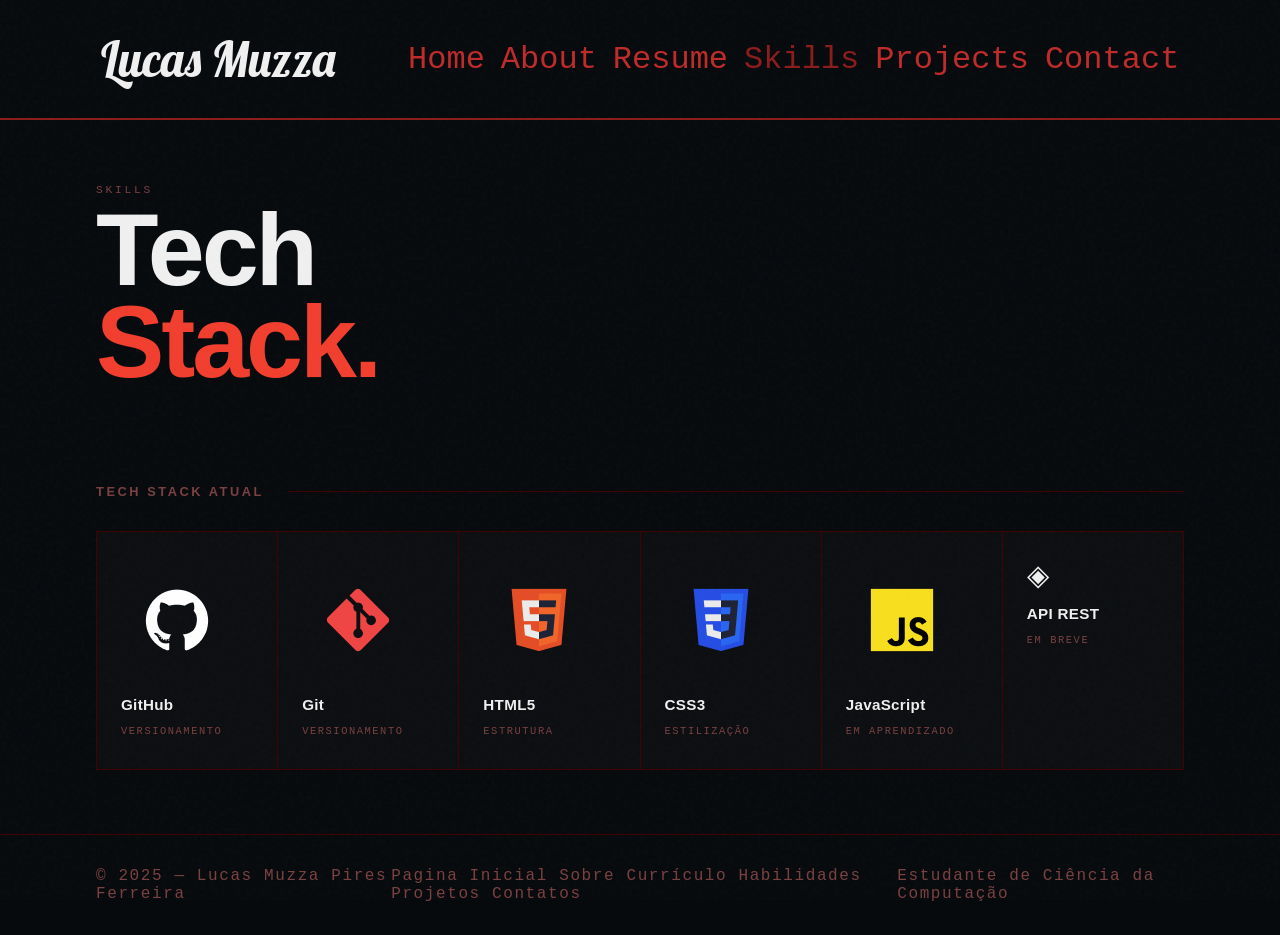
<file: Skills.html>
<!DOCTYPE html>
<html lang="pt-br">
<head>
    <meta charset="UTF-8">
    <meta name="viewport" content="width=device-width, initial-scale=1.0">
    <title>Lucas Muzza - Habilidades</title>
    <link rel="preconnect" href="https://fonts.googleapis.com">
    <link rel="preconnect" href="https://fonts.gstatic.com" crossorigin>
    <link href="https://fonts.googleapis.com/css2?family=Lily+Script+One&family=Oswald:wght@200..700&display=swap" rel="stylesheet">
    <link href="https://fonts.googleapis.com/css2?family=Lily+Script+One&family=Lobster&family=Oswald:wght@200..700&family=Source+Serif+4:ital,opsz,wght@0,8..60,200..900;1,8..60,200..900&display=swap" rel="stylesheet">
    <link rel="stylesheet" href="Css/SkillsPage.css" />
</head>
<body>

    <header>
        <nav class="header-nav">
            <div class="header-name"><p><span>Lucas Muzza</span></p></div>
            <div class="header-links">
                <a href="./index">Home</a>
                <a href="./About">About</a>
                <a href="./Resume">Resume</a>
                <a href="./Skills" class="active">Skills</a>
                <a href="./Projects">Projects</a>
                <a href="./Contact">Contact</a>
            </div>
        </nav>
    </header>

    <div class="page-header">
         <div>
            <p class="header-label">Skills</p>
            <h1 class="header-title">
                Tech
                <span>Stack.</span>
            </h1>
        </div>
    </div>

    <main>
        <section>
        <div class="section-header"><h2>Tech Stack Atual</h2></div>
        <div class="stack-grid">

            <div class="tech-card">
                <div class="tech-icon"><img src="Images/gitHubLogoX2.png" alt="JavaScript Logo"/></div>
                <div class="tech-name">GitHub</div>
                <div class="tech-type">Versionamento</div>
            </div>

            <div class="tech-card">
                <div class="tech-icon"><img src="Images/gitLogoX2.png" alt="JavaScript Logo"/></div>
                <div class="tech-name">Git</div>
                <div class="tech-type">Versionamento</div>
            </div>

            <div class="tech-card">
                <div class="tech-icon"><img src="Images/htmlLogoX2.png" alt="HTML Logo"/> </div>
                <div class="tech-name">HTML5</div>
                <div class="tech-type">Estrutura</div>
            </div>

            <div class="tech-card">
                <div class="tech-icon"><img src="Images/cssLogoX2.png" alt="CSS Logo"/></div>
                <div class="tech-name">CSS3</div>
                <div class="tech-type">Estilização</div>
            </div>

            <div class="tech-card">
                <div class="tech-icon"><img src="Images/javascriptLogoX2.png" alt="JavaScript Logo"/></div>
                <div class="tech-name">JavaScript</div>
                <div class="tech-type">Em Aprendizado</div>
            </div>

            <div class="tech-card">
                <div class="tech-icon">◈</div>
                <div class="tech-name">API REST</div>
                <div class="tech-type">Em Breve</div>
            </div>

        </div>
    </section>

    </main>    
    
    <footer>
        <span>© 2025 — Lucas Muzza Pires Ferreira</span>
        <div class="footer-quicklinks">
            <div class="footer-quicklinks-container">
                <a href="./">Pagina Inicial</a>
                <a href="./About">Sobre</a>
                <a href="./Resume">Currículo</a>
                <a href="./Skills" class="active">Habilidades</a>
                <a href="./Projects">Projetos</a>
                <a href="./Contact">Contatos</a>
            </div>
        </div>
        <span>Estudante de Ciência da Computação</span>
    </footer>
</body>
</html>
</file>
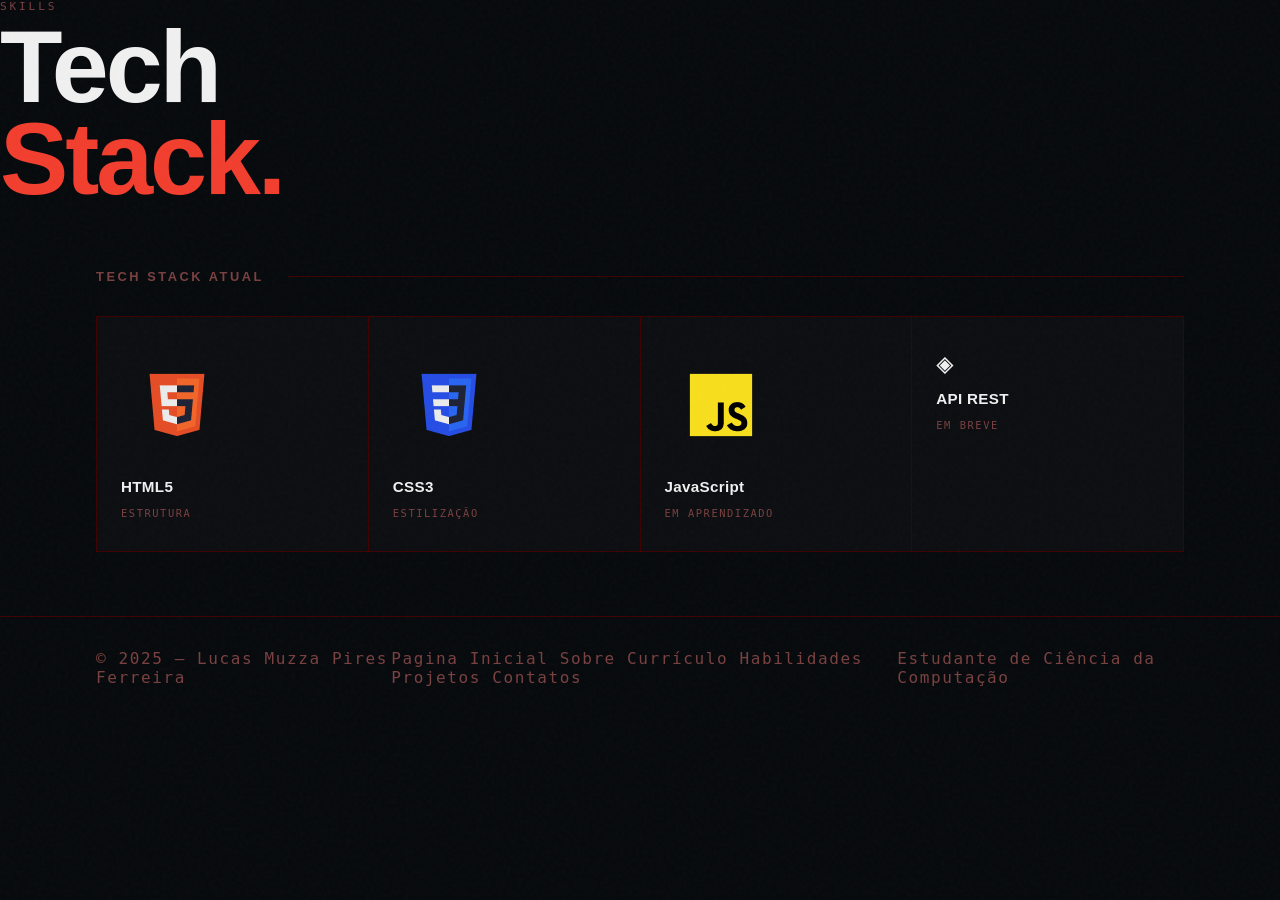
<file: SkillsPage.html>
<!DOCTYPE html>
<html lang="en">
<head>
    <meta charset="UTF-8">
    <meta name="viewport" content="width=device-width, initial-scale=1.0">
    <title>Lucas Muzza - Habilidades</title>
    <link rel="stylesheet" href="Css/SkillsPage.css" />
</head>
<body>
    <header>
        <div>
            <p class="header-label">Skills</p>
            <h1 class="header-title">
                Tech
                <span>Stack.</span>
            </h1>
        </div>
    </header>

    <main>
        <section>
        <div class="section-header"><h2>Tech Stack Atual</h2></div>
        <div class="stack-grid">

            <div class="tech-card">
                <div class="tech-icon"><img src="Images/htmlLogoX2.png" alt="HTML Logo"/> </div>
                <div class="tech-name">HTML5</div>
                <div class="tech-type">Estrutura</div>
            </div>

            <div class="tech-card">
                <div class="tech-icon"><img src="Images/cssLogoX2.png" alt="CSS Logo"/></div>
                <div class="tech-name">CSS3</div>
                <div class="tech-type">Estilização</div>
            </div>

            <div class="tech-card">
                <div class="tech-icon"><img src="Images/javascriptLogoX2.png" alt="JavaScript Logo"/></div>
                <div class="tech-name">JavaScript</div>
                <div class="tech-type">Em Aprendizado</div>
            </div>

            <div class="tech-card">
                <div class="tech-icon">◈</div>
                <div class="tech-name">API REST</div>
                <div class="tech-type">Em Breve</div>
            </div>

        </div>
    </section>

    </main>    
    
    <footer>
        <span>© 2025 — Lucas Muzza Pires Ferreira</span>
        <div class="footer-quicklinks">
            <div class="footer-quicklinks-container">
                <a href="./">Pagina Inicial</a>
                <a href="./AboutPage">Sobre</a>
                <a href="./CurriculumPage">Currículo</a>
                <a href="./SkillsPage" class="active">Habilidades</a>
                <a href="./ProjectsPage">Projetos</a>
                <a href="./ContactPage">Contatos</a>
            </div>
        </div>
        <span>Estudante de Ciência da Computação</span>
    </footer>
</body>
</html>
</file>
<file: Css/AboutPage.css>
* { margin: 0; padding: 0; box-sizing: border-box; }

:root {
    --bg: #070A0D;
    --surface: #0f1114;
    --border: #400101;
    --accent: #F23E2E;
    --accent2: #BF2A2A;
    --text: #f0f0f0;
    --muted: #7a4040;
    --card: #0c0e11;
}

body {
    background: var(--bg);
    color: var(--text);
    font-family: "Oswald", sans-serif;
    min-height: 100vh;
    overflow-x: hidden;
}

body::before {
    content: '';
    position: fixed;
    inset: 0;
    background-image: url("data:image/svg+xml,%3Csvg viewBox='0 0 256 256' xmlns='http://www.w3.org/2000/svg'%3E%3Cfilter id='noise'%3E%3CfeTurbulence type='fractalNoise' baseFrequency='0.9' numOctaves='4' stitchTiles='stitch'/%3E%3C/filter%3E%3Crect width='100%25' height='100%25' filter='url(%23noise)' opacity='0.04'/%3E%3C/svg%3E");
    pointer-events: none;
    z-index: 1000;
    opacity: 0.6;
}

.header-nav {
    display: flex;
    flex-direction: row;
    justify-content: space-around;
    margin: 0 auto;
    max-width: 1500px;
    padding: 3rem 4rem;
    height: 120px;
    border-bottom: 2px solid #8C1C1C;
}

.header-name {
    font-family: "Lobster", sans-serif;
    font-size: 3rem;
    align-self: center;
    color: #BF2A2A;
}

.header-name span { color: var(--text); }

.header-links {
    display: flex;
    gap: 1rem;
    align-items: center;
}

.header-links a {
    text-decoration: none;
    color: #BF2A2A;
    font-size: 2rem;
    transition: color 0.2s;
}

.header-links a:hover,
.header-links a.active { color: #8C1C1C; }

/* ── PAGE HEADER ── */
.page-header {
    max-width: 1500px;
    margin: 0 auto;
    padding: 5rem 4rem 3rem;
    border-bottom: 1px solid var(--border);
    display: flex;
    justify-content: space-between;
    align-items: flex-end;
    animation: fadeDown 0.8s ease both;
}

.page-header-label {
    font-size: 0.7rem;
    letter-spacing: 0.25em;
    color: var(--muted);
    text-transform: uppercase;
    margin-bottom: 0.75rem;
}

.page-header-title {
    font-family: "Oswald", sans-serif;
    font-size: clamp(3rem, 8vw, 7rem);
    font-weight: 700;
    line-height: 0.9;
    letter-spacing: -0.02em;
}

.page-header-title span {
    color: var(--accent);
    display: block;
}

.page-header-right {
    text-align: right;
    font-size: 0.72rem;
    color: var(--muted);
    line-height: 2;
    letter-spacing: 0.1em;
    text-transform: uppercase;
}

.marquee-wrap {
    overflow: hidden;
    border-bottom: 1px solid var(--border);
    padding: 0.9rem 0;
    background: var(--surface);
}

.marquee-track {
    display: flex;
    gap: 3rem;
    white-space: nowrap;
    animation: marquee 22s linear infinite;
    font-size: 0.75rem;
    letter-spacing: 0.15em;
    color: var(--muted);
    text-transform: uppercase;
}

.marquee-track span { color: var(--accent); }

/* ── MAIN ── */
main {
    max-width: 1500px;
    margin: 0 auto;
    padding: 0 4rem;
}

main { animation: fadeUp 0.8s ease 0.1s both; }

@keyframes fadeDown {
    from { opacity: 0; transform: translateY(-20px); }
    to   { opacity: 1; transform: translateY(0); }
}

@keyframes fadeUp {
    from { opacity: 0; transform: translateY(24px); }
    to   { opacity: 1; transform: translateY(0); }
}

@media (max-width: 900px) {
    .header-nav { padding: 2rem; height: auto; flex-direction: column; gap: 1rem; align-items: flex-start; }
    .page-header { padding: 4rem 2rem 2rem; flex-direction: column; align-items: flex-start; gap: 1.5rem; }
    main { grid-template-columns: 1fr; gap: 4rem; padding: 4rem 2rem; }
    .form-grid { grid-template-columns: 1fr; }
    .form-field.full { grid-column: 1; }
    .footer-inner { flex-direction: column; gap: 0.5rem; padding: 2rem; }
}

.section-label {
    font-size: 0.8rem;
    letter-spacing: 0.2em;
    color: var(--accent);
    text-transform: uppercase;
    margin-bottom: 1.5rem;
    display: block;
}

.intro {
    display: grid;
    grid-template-columns: 320px 1fr;  /* coluna fixa de 320px */
    gap: 6rem;
    align-items: center;
    padding: 6rem 0;
    border-bottom: 1px solid var(--border);
}

.photo-wrap {
    position: relative;
    width: 320px;          /* largura fixa */
    aspect-ratio: 4/5;    /* altura proporcional: 320 × 1.25 = 400px */
}

.photo-placeholder {
    width: 100%;
    height: 100%;
    background: var(--card);
    border: 1px solid var(--border);
    display: flex;
    flex-direction: column;
    align-items: center;
    justify-content: center;
    gap: 1rem;
    color: var(--muted);
    font-size: 0.75rem;
    letter-spacing: 0.15em;
    text-transform: uppercase;
}

.photo-placeholder-icon {
    font-size: 4rem;
    opacity: 0.3;
}


.photo-wrap::before {
content: '';
position: absolute;
inset: -10px -10px 10px 10px;
border: 1px solid var(--border);
z-index: -1;
}

.photo-wrap::after {
content: '';
position: absolute;
bottom: -18px;
right: -18px;
width: 60px;
height: 60px;
background: var(--accent);
z-index: -1;
}

.intro-title {
    font-family: "Oswald", sans-serif;
    font-size: clamp(1.8rem, 3vw, 2.5rem);
    font-weight: 700;
    line-height: 1.15;
    margin-bottom: 1.5rem;
    letter-spacing: -0.01em;
}

.intro-title em {
    font-style: italic;
    color: var(--accent);
    font-family: "Source Serif 4", serif;
    font-weight: 300;
}

.intro-body {
    font-size: 1rem;
    color: var(--muted);
    line-height: 1.9;
    font-weight: 300;
    letter-spacing: 0.03em;
    margin-bottom: 1.2rem;
}

.education {
    padding: 6rem 0;
    border-bottom: 1px solid var(--border);
    animation: fadeUp 0.8s ease 0.2s both;
}

.edu-card {
    display: grid;
    grid-template-columns: 200px 1fr;
    gap: 4rem;
    align-items: start;
    padding: 2.5rem 0;
    border-bottom: 1px solid var(--border);
}

.edu-card:first-of-type { border-top: 1px solid var(--border); }

.edu-period {
    font-size: 0.75rem;
    color: var(--muted);
    letter-spacing: 0.1em;
    text-transform: uppercase;
    padding-top: 0.3rem;
    line-height: 1.8;
}

.edu-period strong {
    display: block;
    font-family: "Oswald", sans-serif;
    font-size: 1.5rem;
    font-weight: 700;
    color: var(--accent);
    letter-spacing: 0;
    margin-bottom: 0.25rem;
}

.edu-course {
    font-family: "Oswald", sans-serif;
    font-size: 1.4rem;
    font-weight: 700;
    margin-bottom: 0.4rem;
    letter-spacing: 0.01em;
}

.edu-institution {
    font-size: 0.8rem;
    color: var(--muted);
    letter-spacing: 0.12em;
    text-transform: uppercase;
    margin-bottom: 1rem;
}

.edu-desc {
    font-size: 0.9rem;
    color: var(--muted);
    line-height: 1.8;
    font-weight: 300;
    max-width: 560px;
}

.edu-tag {
    display: inline-block;
    margin-top: 1rem;
    font-size: 0.65rem;
    letter-spacing: 0.15em;
    text-transform: uppercase;
    padding: 0.3rem 0.8rem;
    border: 1px solid var(--accent);
    color: var(--accent);
}

footer {
    padding: 2rem 6rem;
    border-top: 1px solid var(--border);
    display: flex;
    justify-content: space-between;
    font-size: 1rem;
    color: var(--muted);
    letter-spacing: 0.1em;
}

.footer-quicklinks{
    text-decoration: none;
    cursor: pointer;
}

.footer-quicklinks-container a{
    text-decoration: none;
    font-size: 1rem;
    color: var(--muted);
}
.footer-quicklinks-container a:hover{
    text-decoration: none;
    color: var(--accent2);
}
</file>
<file: Css/ContactPage.css>
* { margin: 0; padding: 0; box-sizing: border-box; }

:root {
    --bg: #070A0D;
    --surface: #0f1114;
    --border: #400101;
    --accent: #F23E2E;
    --accent2: #BF2A2A;
    --text: #f0f0f0;
    --muted: #7a4040;
    --card: #0c0e11;
}

body {
    background: var(--bg);
    color: var(--text);
    font-family: "Oswald", sans-serif;
    min-height: 100vh;
    overflow-x: hidden;
}

body::before {
    content: '';
    position: fixed;
    inset: 0;
    background-image: url("data:image/svg+xml,%3Csvg viewBox='0 0 256 256' xmlns='http://www.w3.org/2000/svg'%3E%3Cfilter id='noise'%3E%3CfeTurbulence type='fractalNoise' baseFrequency='0.9' numOctaves='4' stitchTiles='stitch'/%3E%3C/filter%3E%3Crect width='100%25' height='100%25' filter='url(%23noise)' opacity='0.04'/%3E%3C/svg%3E");
    pointer-events: none;
    z-index: 1000;
    opacity: 0.6;
}

/* ── HEADER ── */
.header-nav {
    display: flex;
    justify-content: space-around;
    margin: 0 auto;
    max-width: 1500px;
    padding: 3rem 4rem;
    height: 120px;
    border-bottom: 2px solid #8C1C1C;
}

.header-name {
    font-family: "Lobster", sans-serif;
    font-size: 3rem;
    align-self: center;
    color: #BF2A2A;
}

.header-name span { color: var(--text); }

.header-links {
    display: flex;
    gap: 1rem;
    align-items: center;
}

.header-links a {
    text-decoration: none;
    color: #BF2A2A;
    font-size: 2rem;
    transition: color 0.2s;
}

.header-links a:hover,
.header-links a.active { color: #8C1C1C; }

.page-header {
    max-width: 1500px;
    margin: 0 auto;
    padding: 5rem 4rem 3rem;
    border-bottom: 1px solid var(--border);
    display: flex;
    justify-content: space-between;
    align-items: flex-end;
    animation: fadeDown 0.8s ease both;
}

.page-header-label {
    font-size: 0.7rem;
    letter-spacing: 0.25em;
    color: var(--muted);
    text-transform: uppercase;
    margin-bottom: 0.75rem;
}

.page-header-title {
    font-family: "Oswald", sans-serif;
    font-size: clamp(3rem, 8vw, 7rem);
    font-weight: 700;
    line-height: 0.9;
    letter-spacing: -0.02em;
}

.page-header-title span {
    color: var(--accent);
    display: block;
}

.page-header-right {
    text-align: right;
    font-size: 0.72rem;
    color: var(--muted);
    line-height: 2;
    letter-spacing: 0.1em;
    text-transform: uppercase;
}

main {
    max-width: 1500px;
    margin: 0 auto;
    padding: 6rem 4rem;
    display: grid;
    grid-template-columns: 1fr 1fr;
    gap: 8rem;
    align-items: start;
}

main { animation: fadeUp 0.8s ease 0.1s both; }

@keyframes fadeDown {
    from { opacity: 0; transform: translateY(-20px); }
    to   { opacity: 1; transform: translateY(0); }
}

@keyframes fadeUp {
    from { opacity: 0; transform: translateY(24px); }
    to   { opacity: 1; transform: translateY(0); }
}

@media (max-width: 900px) {
    .header-nav { padding: 2rem; height: auto; flex-direction: column; gap: 1rem; align-items: flex-start; }
    .page-header { padding: 4rem 2rem 2rem; flex-direction: column; align-items: flex-start; gap: 1.5rem; }
    main { grid-template-columns: 1fr; gap: 4rem; padding: 4rem 2rem; }
    .form-grid { grid-template-columns: 1fr; }
    .form-field.full { grid-column: 1; }
    .footer-inner { flex-direction: column; gap: 0.5rem; padding: 2rem; }
}

.section-label {
    font-size: 0.8rem;
    letter-spacing: 0.2em;
    color: var(--accent);
    text-transform: uppercase;
    margin-bottom: 1.5rem;
    display: block;
}

.contact-title {
    font-family: "Oswald", sans-serif;
    font-size: clamp(1.8rem, 3vw, 2.5rem);
    font-weight: 700;
    line-height: 1.15;
    margin-bottom: 1rem;
    letter-spacing: -0.01em;
}

.contact-title em {
    font-style: italic;
    color: var(--accent);
    font-family: "Source Serif 4", serif;
    font-weight: 300;
}

.contact-desc {
    font-size: 0.95rem;
    color: var(--muted);
    line-height: 1.9;
    font-weight: 300;
    letter-spacing: 0.03em;
    margin-bottom: 3rem;
}

.contact-links {
    display: flex;
    flex-direction: column;
    gap: 1px;
    background: var(--border);
    border: 1px solid var(--border);
}

.contact-link {
    background: var(--card);
    padding: 1.5rem 2rem;
    display: flex;
    align-items: center;
    justify-content: space-between;
    text-decoration: none;
    color: var(--text);
    transition: background 0.2s, padding-left 0.2s;
    position: relative;
    overflow: hidden;
}

.contact-link::before {
    content: '';
    position: absolute;
    left: 0; top: 0; bottom: 0;
    width: 2px;
    background: var(--accent);
    transform: scaleY(0);
    transform-origin: top;
    transition: transform 0.3s ease;
}

.contact-link:hover {
    background: #111416;
    padding-left: 2.5rem;
}

.contact-link:hover::before { transform: scaleY(1); }

.contact-link-left {
    display: flex;
    align-items: center;
    gap: 1.2rem;
}

.contact-link-icon {
    font-size: 1.4rem;
    width: 2rem;
    text-align: center;
    flex-shrink: 0;
}

.contact-link-info {
    display: flex;
    flex-direction: column;
    gap: 0.2rem;
}

.contact-link-name {
    font-family: "Oswald", sans-serif;
    font-size: 1rem;
    font-weight: 600;
    letter-spacing: 0.05em;
}

.contact-link-value {
    font-size: 0.7rem;
    color: var(--muted);
    letter-spacing: 0.1em;
}

.contact-link-arrow {
    font-size: 1rem;
    color: var(--muted);
    transition: color 0.2s, transform 0.2s;
}

.contact-link:hover .contact-link-arrow {
    color: var(--accent);
    transform: translateX(4px);
}



footer {
    padding: 2rem 6rem;
    border-top: 1px solid var(--border);
    display: flex;
    justify-content: space-between;
    font-size: 1rem;
    color: var(--muted);
    letter-spacing: 0.1em;
}

.footer-quicklinks{
    text-decoration: none;
    cursor: pointer;
}

.footer-quicklinks-container a{
    text-decoration: none;
    font-size: 1rem;
    color: var(--muted);
}
.footer-quicklinks-container a:hover{
    text-decoration: none;
    color: var(--accent2);
}
</file>
<file: Css/ProjectsPage.css>
* { margin: 0; padding: 0; box-sizing: border-box; }

:root {
    --bg: #070A0D;
    --surface: #0f1114;
    --border: #400101;
    --accent: #F23E2E;
    --accent2: #BF2A2A;
    --text: #f0f0f0;
    --muted: #7a4040;
    --card: #0c0e11;
}

body {
    background: var(--bg);
    color: var(--text);
    font-family: "Oswald", sans-serif;
    min-height: 100vh;
    overflow-x: hidden;
}

body::before {
    content: '';
    position: fixed;
    inset: 0;
    background-image: url("data:image/svg+xml,%3Csvg viewBox='0 0 256 256' xmlns='http://www.w3.org/2000/svg'%3E%3Cfilter id='noise'%3E%3CfeTurbulence type='fractalNoise' baseFrequency='0.9' numOctaves='4' stitchTiles='stitch'/%3E%3C/filter%3E%3Crect width='100%25' height='100%25' filter='url(%23noise)' opacity='0.04'/%3E%3C/svg%3E");
    pointer-events: none;
    z-index: 1000;
    opacity: 0.6;
}

.header-nav {
    display: flex;
    justify-content: space-around;
    margin: 0 auto;
    max-width: 1500px;
    padding: 3rem 4rem;
    height: 120px;
    border-bottom: 2px solid #8C1C1C;
}

.header-name {
    font-family: "Lobster", sans-serif;
    font-size: 3rem;
    align-self: center;
    color: #BF2A2A;
}

.header-name span { color: var(--text); }

.header-links {
    display: flex;
    gap: 1rem;
    align-items: center;
}

.header-links a {
    text-decoration: none;
    color: #BF2A2A;
    font-size: 2rem;
    transition: color 0.2s;
}

.header-links a:hover,
.header-links a.active { color: #8C1C1C; }

.page-header {
    max-width: 1500px;
    margin: 0 auto;
    padding: 5rem 4rem 3rem;
    border-bottom: 1px solid var(--border);
    display: flex;
    justify-content: space-between;
    align-items: flex-end;
    animation: fadeDown 0.8s ease both;
}

.page-header-label {
    font-size: 0.7rem;
    letter-spacing: 0.25em;
    color: var(--muted);
    text-transform: uppercase;
    margin-bottom: 0.75rem;
}

.page-header-title {
    font-family: "Oswald", sans-serif;
    font-size: clamp(3rem, 8vw, 7rem);
    font-weight: 700;
    line-height: 0.9;
    letter-spacing: -0.02em;
}

.page-header-title span {
    color: var(--accent);
    display: block;
}

.page-header-right {
    text-align: right;
    font-size: 0.72rem;
    color: var(--muted);
    line-height: 2;
    letter-spacing: 0.1em;
    text-transform: uppercase;
}

.empty-state {
    max-width: 1500px;
    margin: 0 auto;
    padding: 4rem 4rem;
    min-height: calc(100vh - 340px);
    display: flex;
    flex-direction: column;
    justify-content: center;
    align-items: center;
    text-align: center;
    gap: 1.5rem;
    animation: fadeUp 0.8s ease 0.1s both;
}

.empty-message-title {
    font-family: "Oswald", sans-serif;
    font-size: clamp(1.8rem, 3vw, 2.5rem);
    font-weight: 700;
    letter-spacing: -0.01em;
    line-height: 1.2;
}

.empty-message-title em {
    font-style: italic;
    color: var(--accent);
    font-family: "Source Serif 4", serif;
    font-weight: 300;
}

.empty-message-desc {
    font-size: 0.95rem;
    color: var(--muted);
    line-height: 1.8;
    font-weight: 300;
    max-width: 420px;
    letter-spacing: 0.03em;
}

.empty-message-tag {
    font-size: 0.65rem;
    letter-spacing: 0.2em;
    text-transform: uppercase;
    padding: 0.4rem 1rem;
    border: 1px solid var(--border);
    color: var(--muted);
    animation: blink 2s ease infinite;
}

@keyframes blink {
    0%, 100% { border-color: var(--border); color: var(--muted); }
    50%       { border-color: var(--accent); color: var(--accent); }
}


footer {
    padding: 2rem 6rem;
    border-top: 1px solid var(--border);
    display: flex;
    justify-content: space-between;
    font-size: 1rem;
    color: var(--muted);
    letter-spacing: 0.1em;
}

.footer-quicklinks{
    text-decoration: none;
    cursor: pointer;
}

.footer-quicklinks-container a{
    text-decoration: none;
    font-size: 1rem;
    color: var(--muted);
}
.footer-quicklinks-container a:hover{
    text-decoration: none;
    color: var(--accent2);
}


@keyframes fadeDown {
    from { opacity: 0; transform: translateY(-20px); }
    to   { opacity: 1; transform: translateY(0); }
}

@keyframes fadeUp {
    from { opacity: 0; transform: translateY(24px); }
    to   { opacity: 1; transform: translateY(0); }
}

@media (max-width: 900px) {
    .header-nav { padding: 2rem; height: auto; flex-direction: column; gap: 1rem; align-items: flex-start; }
    .page-header { padding: 4rem 2rem 2rem; flex-direction: column; align-items: flex-start; gap: 1.5rem; }
    .empty-state { padding: 3rem 2rem; }
    .ghost-grid { grid-template-columns: 1fr; }
    .footer-inner { flex-direction: column; gap: 0.5rem; padding: 2rem; }
}
</file>
<file: Css/ResumePage.css>
* {
  margin: 0;
  padding: 0;
  box-sizing: border-box;
}

:root {
    --bg: #070A0D;
    --surface: #0f1114;
    --border: #400101;
    --accent: #F23E2E;
    --accent2: #BF2A2A;
    --text: #f0f0f0;
    --muted: #7a4040;
    --card: #0c0e11;
}

body {
    background: var(--bg);
    color: var(--text);
      font-family: "Oswald", sans-serif;
    min-height: 100vh;
    overflow-x: hidden;
}

body::before {
    content: '';
    position: fixed;
    inset: 0;
    background-image: url("data:image/svg+xml,%3Csvg viewBox='0 0 256 256' xmlns='http://www.w3.org/2000/svg'%3E%3Cfilter id='noise'%3E%3CfeTurbulence type='fractalNoise' baseFrequency='0.9' numOctaves='4' stitchTiles='stitch'/%3E%3C/filter%3E%3Crect width='100%25' height='100%25' filter='url(%23noise)' opacity='0.04'/%3E%3C/svg%3E");
    pointer-events: none;
    z-index: 1000;
    opacity: 0.6;
}

.header-nav
{
    display: flex;
    flex-direction: row;
    justify-content: space-around;
    margin: 0 auto;
    max-width: 1500px;
    padding: 3rem 4rem;
    height: 120px;
    
    border-bottom: 2px solid #8C1C1C;
}

.header-name 
{
    font-family: "Lobster", sans-serif;
    font-size: 3rem;
    align-self: center;
    color: #BF2A2A;
}

.header-name span{
    color: var(--text);
}

.header-links
{
    display: flex;
    gap: 1rem;
    align-items: center;
}

.header-links a{
    text-decoration: none;
    color: #BF2A2A;
    cursor: pointer;
    font-size: 2rem;
    transition: color 0.2s;
}

.header-links a:hover{
    color: #8C1C1C;
}
.header-links a.active { color: #8C1C1C; }

.page-header {
    max-width: 1500px;
    margin: 0 auto;
    padding: 5rem 4rem 3rem;
    border-bottom: 1px solid var(--border);
    display: flex;
    justify-content: space-between;
    align-items: flex-end;
    animation: fadeDown 0.8s ease both;
}

.page-header-label {
    font-size: 0.7rem;
    letter-spacing: 0.25em;
    color: var(--muted);
    text-transform: uppercase;
    margin-bottom: 0.75rem;
}

.page-header-title {
    font-family: "Oswald", sans-serif;
    font-size: clamp(3rem, 8vw, 7rem);
    font-weight: 700;
    line-height: 0.9;
    letter-spacing: -0.02em;
}

.page-header-title span {
    color: var(--accent);
    display: block;
}

.page-header-right {
    display: flex;
    align-items: flex-end;
}

.btn-download {
    background: var(--accent);
    color: #fff;
    text-decoration: none;
    padding: 0.9rem 2rem;
    font-family: "Oswald", sans-serif;
    font-size: 0.85rem;
    letter-spacing: 0.15em;
    text-transform: uppercase;
    font-weight: 600;
    transition: background 0.2s, transform 0.2s;
    display: inline-flex;
    align-items: center;
    gap: 0.5rem;
}

.btn-download:hover {
    background: var(--accent2);
    transform: translateY(-2px);
}

/* ── MAIN LAYOUT ── */
main {
    max-width: 1500px;
    margin: 0 auto;
    padding: 5rem 4rem;
    display: grid;
    grid-template-columns: 280px 1fr;
    gap: 6rem;
    align-items: start;
}

/* ── SIDEBAR ── */
.sidebar {
    display: flex;
    flex-direction: column;
    gap: 3rem;
    position: sticky;
    top: 2rem;
    animation: fadeUp 0.8s ease 0.1s both;
}

.section-label {
    font-size: 0.7rem;
    letter-spacing: 0.22em;
    color: var(--accent);
    text-transform: uppercase;
    margin-bottom: 1.2rem;
    display: block;
}

/* CONTATO SIDEBAR */
.sidebar-block { display: flex; flex-direction: column; gap: 0; }

.sidebar-contact-item {
    padding: 0.9rem 0;
    border-bottom: 1px solid var(--border);
    display: flex;
    flex-direction: column;
    gap: 0.2rem;
}

.sidebar-contact-item:first-of-type { border-top: 1px solid var(--border); }

.sidebar-contact-label {
    font-size: 0.6rem;
    letter-spacing: 0.15em;
    text-transform: uppercase;
    color: var(--muted);
}

.sidebar-contact-value {
    font-size: 0.8rem;
    color: var(--text);
    font-weight: 300;
    word-break: break-all;
    text-decoration: none;
    transition: color 0.2s;
}

a.sidebar-contact-value:hover { color: var(--accent); }

/* IDIOMAS */
.lang-list { display: flex; flex-direction: column; gap: 0.75rem; }

.lang-item {
    display: flex;
    justify-content: space-between;
    align-items: center;
    padding: 0.9rem 1.2rem;
    background: var(--card);
    border: 1px solid var(--border);
    font-size: 0.8rem;
}

.lang-level {
    font-size: 0.65rem;
    letter-spacing: 0.12em;
    text-transform: uppercase;
    color: var(--accent);
}

/* HABILIDADES */
.skills-list { display: flex; flex-direction: column; gap: 1px; background: var(--border); border: 1px solid var(--border); }

.skill-item {
    background: var(--card);
    padding: 0.9rem 1.2rem;
    font-size: 0.8rem;
    font-weight: 300;
    letter-spacing: 0.05em;
    color: var(--text);
    transition: background 0.2s, padding-left 0.2s;
    position: relative;
}

.skill-item::before {
    content: '—';
    color: var(--accent);
    margin-right: 0.6rem;
    font-size: 0.7rem;
}

.skill-item:hover { background: #111416; padding-left: 1.6rem; }

/* ── CONTENT ── */
.content {
    display: flex;
    flex-direction: column;
    gap: 4rem;
    animation: fadeUp 0.8s ease 0.2s both;
}

/* PERFIL */
.profile-text {
    font-size: 1rem;
    color: var(--muted);
    line-height: 1.9;
    font-weight: 300;
    letter-spacing: 0.03em;
    border-left: 2px solid var(--accent);
    padding-left: 1.5rem;
}

/* EXPERIÊNCIA / FORMAÇÃO */
.timeline { display: flex; flex-direction: column; }

.timeline-item {
    display: grid;
    grid-template-columns: 180px 1fr;
    gap: 3rem;
    padding: 2.5rem 0;
    border-bottom: 1px solid var(--border);
}

.timeline-item:first-of-type { border-top: 1px solid var(--border); }

.timeline-period {
    font-size: 0.7rem;
    color: var(--muted);
    letter-spacing: 0.1em;
    text-transform: uppercase;
    line-height: 1.8;
    padding-top: 0.2rem;
    flex-shrink: 0;
}

.timeline-period strong {
    display: block;
    font-family: "Oswald", sans-serif;
    font-size: 1.3rem;
    font-weight: 700;
    color: var(--accent);
    letter-spacing: 0;
    margin-bottom: 0.2rem;
}

.timeline-title {
    font-family: "Oswald", sans-serif;
    font-size: 1.2rem;
    font-weight: 700;
    margin-bottom: 0.3rem;
    letter-spacing: 0.02em;
}

.timeline-company {
    font-size: 0.72rem;
    color: var(--muted);
    letter-spacing: 0.15em;
    text-transform: uppercase;
    margin-bottom: 1rem;
}

.timeline-desc {
    font-size: 0.88rem;
    color: var(--muted);
    line-height: 1.85;
    font-weight: 300;
    max-width: 600px;
}

.timeline-tags {
    display: flex;
    flex-wrap: wrap;
    gap: 0.5rem;
    margin-top: 1rem;
}

.tag {
    font-size: 0.6rem;
    letter-spacing: 0.15em;
    text-transform: uppercase;
    padding: 0.25rem 0.7rem;
    border: 1px solid var(--border);
    color: var(--muted);
}

.tag.highlight {
    border-color: var(--accent);
    color: var(--accent);
}

/* ── FOOTER ── */
footer { border-top: 1px solid var(--border); }

.footer-inner {
    max-width: 1500px;
    margin: 0 auto;
    padding: 2rem 4rem;
    display: flex;
    justify-content: space-between;
    font-size: 0.7rem;
    color: var(--muted);
    letter-spacing: 0.1em;
    font-weight: 300;
}

/* ── ANIMATIONS ── */
@keyframes fadeDown {
    from { opacity: 0; transform: translateY(-20px); }
    to   { opacity: 1; transform: translateY(0); }
}

@keyframes fadeUp {
    from { opacity: 0; transform: translateY(24px); }
    to   { opacity: 1; transform: translateY(0); }
}

@keyframes marquee {
    from { transform: translateX(0); }
    to   { transform: translateX(-33.33%); }
}

/* ── RESPONSIVE ── */
@media (max-width: 900px) {
    .header-nav { padding: 2rem; height: auto; flex-direction: column; gap: 1rem; align-items: flex-start; }
    .page-header { padding: 4rem 2rem 2rem; flex-direction: column; align-items: flex-start; gap: 2rem; }
    main { grid-template-columns: 1fr; gap: 3rem; padding: 4rem 2rem; }
    .sidebar { position: static; }
    .timeline-item { grid-template-columns: 1fr; gap: 0.5rem; }
    .footer-inner { flex-direction: column; gap: 0.5rem; padding: 2rem; }
}

footer {
    padding: 2rem 6rem;
    border-top: 1px solid var(--border);
    display: flex;
    justify-content: space-between;
    font-size: 1rem;
    color: var(--muted);
    letter-spacing: 0.1em;
}

.footer-quicklinks{
    text-decoration: none;
    cursor: pointer;
}

.footer-quicklinks-container a{
    text-decoration: none;
    font-size: 1rem;
    color: var(--muted);
}
.footer-quicklinks-container a:hover{
    text-decoration: none;
    color: var(--accent2);
}
</file>
<file: Css/SkillsPage.css>
* { margin: 0; padding: 0; box-sizing: border-box; }

:root {
    --bg: #070A0D;
    --surface: #0f1114;
    --border: #400101;
    --accent: #F23E2E;
    --accent2: #BF2A2A;
    --text: #f0f0f0;
    --muted: #7a4040;
    --card: #0c0e11;
}

body {
    background: var(--bg);
    color: var(--text);
    font-family: 'DM Mono', monospace;
    min-height: 100vh;
    overflow-x: hidden;
}

body::before {
    content: '';
    position: fixed;
    inset: 0;
    background-image: url("data:image/svg+xml,%3Csvg viewBox='0 0 256 256' xmlns='http://www.w3.org/2000/svg'%3E%3Cfilter id='noise'%3E%3CfeTurbulence type='fractalNoise' baseFrequency='0.9' numOctaves='4' stitchTiles='stitch'/%3E%3C/filter%3E%3Crect width='100%25' height='100%25' filter='url(%23noise)' opacity='0.04'/%3E%3C/svg%3E");
    pointer-events: none;
    z-index: 1000;
    opacity: 0.6;
}

.header-nav
{
    display: flex;
    flex-direction: row;
    justify-content: space-around;
    margin: 0 auto;
    max-width: 1500px;
    padding: 3rem 4rem;
    height: 120px;
    
    border-bottom: 2px solid #8C1C1C;
}

.header-name 
{
    font-family: "Lobster", sans-serif;
    font-size: 3rem;
    align-self: center;
    color: #BF2A2A;
}

.header-name span{
    color: var(--text);
}

.header-links
{
    display: flex;
    gap: 1rem;
    align-items: center;
}

.header-links a{
    text-decoration: none;
    color: #BF2A2A;
    cursor: pointer;
    font-size: 2rem;
    transition: color 0.2s;
}

.header-links a:hover{
    color: #8C1C1C;
}
.header-links a.active { color: #8C1C1C; }

.header-label {
    font-size: 0.7rem;
    letter-spacing: 0.25em;
    color: var(--muted);
    text-transform: uppercase;
    margin-bottom: 0.5rem;
}

.header-links a.active { color: #8C1C1C; }

.header-title {
    font-family: 'Syne', sans-serif;
    font-size: clamp(3rem, 8vw, 7rem);
    font-weight: 800;
    line-height: 0.9;
    letter-spacing: -0.03em;
}

.header-title span {
    color: var(--accent);
    display: block;
}

.page-header {
    max-width: 1500px;
    margin: 0 auto;
    padding: 4rem 6rem 2rem;
    /* border-bottom: 1px solid var(--border); */
    display: flex;
    justify-content: space-between;
    align-items: flex-start;
    animation: fadeDown 0.8s ease both;
}

.page-header-label {
    font-size: 0.7rem;
    letter-spacing: 0.25em;
    color: var(--muted);
    text-transform: uppercase;
    margin-bottom: 0.75rem;
}

.page-header-title {
    font-family: "Oswald", sans-serif;
    font-size: clamp(3rem, 8vw, 7rem);
    font-weight: 700;
    line-height: 0.9;
    letter-spacing: -0.02em;
}

.page-header-title span {
    color: var(--accent);
    display: block;
}

.page-header-right {
    display: flex;
    align-items: flex-end;
}

main {
    padding: 4rem 6rem;
    display: grid;
    gap: 4rem;
}

.section-header {
    display: flex;
    align-items: center;
    gap: 1.5rem;
    margin-bottom: 2rem;
}

.section-header h2 {
    font-family: 'Syne', sans-serif;
    font-size: 0.8rem;
    font-weight: 700;
    letter-spacing: 0.2em;
    text-transform: uppercase;
    color: var(--muted);
}

.section-header::after {
    content: '';
    flex: 1;
    height: 1px;
    background: var(--border);
}


.stack-grid {
    display: grid;
    grid-template-columns: repeat(auto-fit, minmax(160px, 1fr));
    gap: 1px;
    background: var(--border);
    border: 1px solid var(--border);
}

.tech-card {
    background: var(--card);
    padding: 2rem 1.5rem;
    display: flex;
    flex-direction: column;
    gap: 0.75rem;
    cursor: default;
    transition: background 0.2s, transform 0.2s;
    position: relative;
    overflow: hidden;
    animation: fadeUp 0.6s ease both;
}

.tech-card::before {
    content: '';
    position: absolute;
    bottom: 0; left: 0; right: 0;
    height: 2px;
    background: var(--accent);
    transform: scaleX(0);
    transform-origin: left;
    transition: transform 0.3s ease;
}
.tech-card:hover {
    background: #1a1a1a;
    transform: translateY(-2px);
}

.tech-card:hover::before { transform: scaleX(1); }

.tech-icon {
    font-size: 1.8rem;
    line-height: 1;
}

.tech-name {
    font-family: 'Syne', sans-serif;
    font-size: 0.95rem;
    font-weight: 700;
    letter-spacing: 0.02em;
}

.tech-type {
    font-size: 0.65rem;
    color: var(--muted);
    text-transform: uppercase;
    letter-spacing: 0.15em;
}

.featured-row {
    display: flex;
    gap: 1px;
    background: var(--border);
    border: 1px solid var(--border);
    margin-top: 1rem;
}

.featured-item {
    flex: 1;
    background: var(--card);
    padding: 2rem;
    display: flex;
    flex-direction: column;
    gap: 0.5rem;
    transition: background 0.2s;
}

.featured-item:hover { background: #181818; }

.featured-num {
    font-family: 'Syne', sans-serif;
    font-size: 3rem;
    font-weight: 800;
    color: var(--accent);
    line-height: 1;
}

.featured-label {
    font-size: 0.7rem;
    color: var(--muted);
    text-transform: uppercase;
    letter-spacing: 0.15em;
}

footer {
    padding: 2rem 6rem;
    border-top: 1px solid var(--border);
    display: flex;
    justify-content: space-between;
    font-size: 1rem;
    color: var(--muted);
    letter-spacing: 0.1em;
}

.footer-quicklinks{
    text-decoration: none;
    cursor: pointer;
}

.footer-quicklinks-container a{
    text-decoration: none;
    font-size: 1rem;
    color: var(--muted);
}
.footer-quicklinks-container a:hover{
    text-decoration: none;
    color: var(--accent2);
}

@keyframes fadeDown {
    from { opacity: 0; transform: translateY(-20px); }
    to   { opacity: 1; transform: translateY(0); }
}

@keyframes fadeUp {
    from { opacity: 0; transform: translateY(20px); }
    to   { opacity: 1; transform: translateY(0); }
}

@keyframes growBar {
    to { transform: scaleX(1); }
}

@keyframes marquee {
    from { transform: translateX(0); }
    to   { transform: translateX(-50%); }
}

/* stagger cards */
.tech-card:nth-child(1)  { animation-delay: 0.05s; }
.tech-card:nth-child(2)  { animation-delay: 0.1s; }
.tech-card:nth-child(3)  { animation-delay: 0.15s; }
.tech-card:nth-child(4)  { animation-delay: 0.2s; }
.tech-card:nth-child(5)  { animation-delay: 0.25s; }
.tech-card:nth-child(6)  { animation-delay: 0.3s; }
.tech-card:nth-child(7)  { animation-delay: 0.35s; }
.tech-card:nth-child(8)  { animation-delay: 0.4s; }
.tech-card:nth-child(9)  { animation-delay: 0.45s; }
.tech-card:nth-child(10) { animation-delay: 0.5s; }
.tech-card:nth-child(11) { animation-delay: 0.55s; }
.tech-card:nth-child(12) { animation-delay: 0.6s; }

.skill-row:nth-child(1) { animation-delay: 0.1s; }
.skill-row:nth-child(2) { animation-delay: 0.15s; }
.skill-row:nth-child(3) { animation-delay: 0.2s; }
.skill-row:nth-child(4) { animation-delay: 0.25s; }
.skill-row:nth-child(5) { animation-delay: 0.3s; }
.skill-row:nth-child(6) { animation-delay: 0.35s; }
.skill-row:nth-child(7) { animation-delay: 0.4s; }

@media (max-width: 768px) {
    header, main, footer { padding-left: 1.5rem; padding-right: 1.5rem; }
    header { flex-direction: column; align-items: flex-start; gap: 1.5rem; }
    .skill-row { grid-template-columns: 1fr auto; }
    .skill-bar-wrap { display: none; }
    .featured-row { flex-direction: column; }
}
</file>
